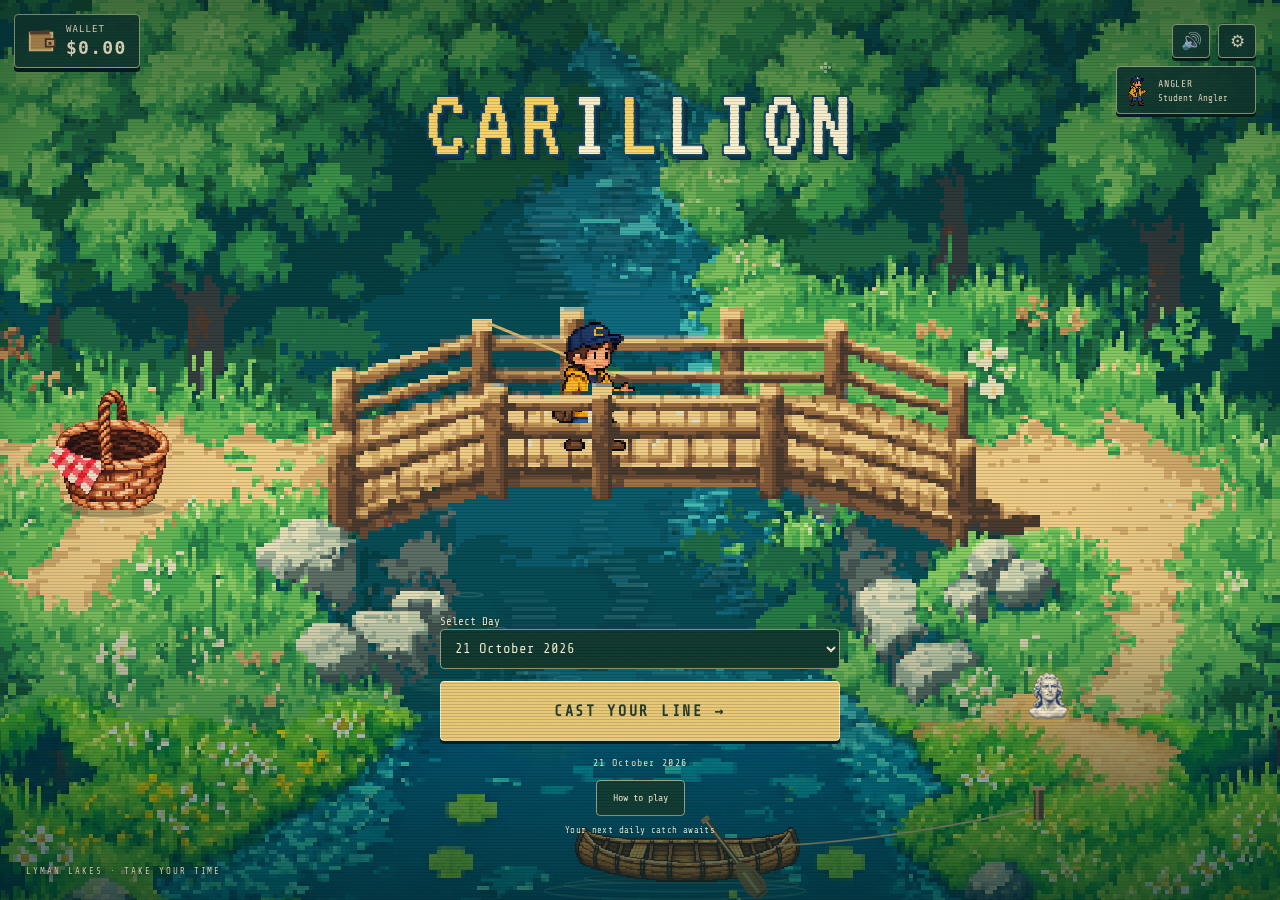
<file: index.html>
<!doctype html>
<html lang="en">
<head>
<meta charset="utf-8"><meta name="viewport" content="width=device-width, initial-scale=1, interactive-widget=resizes-visual"><meta name="theme-color" content="#0B5091">
<title>CARILLION — the daily catch</title>
<link rel="stylesheet" href="game.css"><style>
.wordmark .carleton-letter{color:#F3B61D;text-shadow:5px 5px 0 #0B5091,-4px -3px 0 #0B5091,0 0 22px #F3B61D88}.wordmark .plain-letter{color:#f6f4e9;text-shadow:5px 5px 0 #0B5091,-4px -3px 0 #0B5091,0 0 16px #f6f4e955}
[data-rank=rank-10]{--rank-color:#8fa3c4}[data-rank=rank-15]{--rank-color:#ff9f43}[data-rank=rank-30]{--rank-color:#4de3ff}[data-rank=rank-60]{--rank-color:#ff5252}[data-rank=rank-85]{--rank-color:#9d7bff}[data-rank=rank-100]{--rank-color:#ffd166}[data-rank=rank-miss]{--rank-color:#3d4f6e}
#answerResult[data-rank] b,#answerResult[data-rank] strong{color:var(--rank-color);text-shadow:0 0 10px color-mix(in srgb,var(--rank-color) 40%,transparent)}.soft-fill[data-rank]{border-color:var(--rank-color)}.soft-fill[data-rank] b,.bank-answer[data-rank] em,.catch-points[data-rank]{color:var(--rank-color)}
.bearing [data-rank] b{color:var(--rank-color)}
.sinking-card{position:absolute;z-index:10;left:50%;top:29%;min-width:190px;max-width:min(70vw,380px);padding:15px 26px;background:linear-gradient(145deg,#13233bf8,#081425f8);border:2px solid var(--rank-color,#7feaff);box-shadow:5px 0 #07111f,-5px 0 #07111f,0 5px #07111f,0 -5px #07111f,0 0 18px color-mix(in srgb,var(--rank-color,#7feaff) 25%,transparent);color:var(--rank-color,#dff8ff);font-family:'VT323',monospace;font-size:clamp(25px,4vw,38px);line-height:1;text-align:center;letter-spacing:.06em;opacity:0;pointer-events:none;transform:translate(-50%,-25px);text-shadow:0 0 9px color-mix(in srgb,var(--rank-color,#7feaff) 45%,transparent)}.sinking-card:before{content:'';position:absolute;left:50%;bottom:100%;width:11px;height:11px;border:2px solid #b8e9fa99;border-radius:50%;box-shadow:-22px 20px 0 -2px #b8e9fa77,18px 30px 0 -3px #b8e9fa77,5px 53px 0 -2px #b8e9fa66,-15px 64px 0 -4px #b8e9fa66;animation:bubble-column 1.2s linear infinite}.sinking-card:after{content:'▼';font-size:.65em;margin-left:14px;vertical-align:12%}.sinking-card.sink{animation:answer-sinks var(--sink-duration,1.85s) cubic-bezier(.16,.7,.25,1) both}@keyframes answer-sinks{0%{opacity:0;transform:translate(-50%,-34px) scale(.94)}12%{opacity:1;transform:translate(-50%,-2px) scale(1)}75%{opacity:1;transform:translate(-50%,var(--sink-distance,34vh)) scale(.93)}100%{opacity:0;transform:translate(-50%,calc(var(--sink-distance,34vh) + 13vh)) scale(.86)}}@keyframes bubble-column{to{transform:translateY(-34px);opacity:.2}}
#gameUI{isolation:isolate}.hud-depth,.hud-score{background:linear-gradient(145deg,#102640ee,#07111fed);border-color:#2d5579;box-shadow:4px 0 #07111f,-4px 0 #07111f,0 4px #07111f,0 -4px #07111f,0 0 0 1px #4de3ff22}.hud-progress #steps{padding:4px 6px;background:#07111fa8;border:1px solid #203e5a}.hud-progress i{transition:background .25s,box-shadow .25s}.hud-progress i.done{box-shadow:0 0 9px #f3b61d88}.prompt-card{background:linear-gradient(145deg,#10243df5,#081321f5);border-color:#315473;box-shadow:6px 0 #07111f,-6px 0 #07111f,0 6px #07111f,0 -6px #07111f,0 0 0 1px #4de3ff22,0 14px 38px #02081299}.prompt-card:before{content:'';position:absolute;left:10%;right:10%;top:-2px;height:2px;background:linear-gradient(90deg,transparent,#4de3ff99,transparent)}.prompt-card:after{content:'';position:absolute;inset:0;pointer-events:none;background:repeating-linear-gradient(0deg,#ffffff05 0 1px,transparent 1px 4px)}.answer-dock{transition:opacity .22s ease,transform .22s ease}.answer-dock .answer input{transition:border-color .18s ease,box-shadow .18s ease}.answer-dock .answer input:focus{border-color:#4de3ff;box-shadow:0 5px #06101d,0 0 18px #4de3ff2b}.answer-dock .answer button,.descend-btn{transition:transform .15s ease,filter .15s ease,box-shadow .15s ease}.answer-dock .answer button:hover,.descend-btn:hover{filter:brightness(1.12);box-shadow:0 0 18px #4de3ff55}.answer-dock .answer button:active,.descend-btn:active{transform:translateY(3px)}.answer-result{filter:drop-shadow(0 12px 22px #020813aa)}
.descend-btn:active{transform:translate(-50%,3px)}.schiller-companion{position:absolute;z-index:80;left:72%;top:66%;width:48px;pointer-events:none;will-change:left,top,transform;transition:left 1.05s cubic-bezier(.18,.84,.22,1),top 1.05s cubic-bezier(.18,.84,.22,1),transform .22s ease;filter:drop-shadow(0 0 7px #f3b61d88)}.schiller-companion img{display:block;width:100%;height:auto;image-rendering:auto;animation:schiller-swim 2.4s ease-in-out infinite;transform-origin:center}.schiller-companion.darting{transition-duration:.56s;filter:drop-shadow(0 0 10px #4de3ffaa)}.schiller-companion.darting img{animation:schiller-dart .9s ease-out both}.schiller-companion.looping img{animation:schiller-loop 1.15s ease-in-out both}.schiller-companion.jetting img{animation:schiller-jet .9s ease-out both}@keyframes schiller-swim{0%,100%{transform:translateY(0) rotate(-4deg) scaleX(var(--schiller-facing,1))}25%{transform:translateY(-7px) rotate(2deg) scaleX(var(--schiller-facing,1)) scale(.96,1)}50%{transform:translateY(-2px) rotate(5deg) scaleX(var(--schiller-facing,1))}75%{transform:translateY(-9px) rotate(-2deg) scaleX(var(--schiller-facing,1)) scale(.97,1)}}@keyframes schiller-dart{0%{transform:translateX(0) scaleX(var(--schiller-facing,1)) rotate(0)}28%{transform:translateX(24px) scaleX(var(--schiller-facing,1)) rotate(7deg)}50%{transform:translateX(30px) scaleX(var(--schiller-facing,1)) scaleX(-1) rotate(-5deg)}78%{transform:translateX(-6px) scaleX(var(--schiller-facing,1)) scaleX(-1) rotate(3deg)}100%{transform:translateX(0) scaleX(var(--schiller-facing,1)) rotate(0)}}@keyframes schiller-loop{0%{transform:rotate(0) translateY(0) scale(1)}30%{transform:rotate(-140deg) translateY(-24px) scale(1.12)}60%{transform:rotate(-280deg) translateY(-10px) scale(1.16)}100%{transform:rotate(-360deg) translateY(0) scale(1)}}@keyframes schiller-jet{0%{transform:translateY(0) scale(1) rotate(0)}24%{transform:translateY(6px) scale(1.2,.76)}52%{transform:translateY(-34px) scale(.86,1.22) rotate(-7deg)}76%{transform:translateY(-14px) scale(1.04,.96) rotate(4deg)}100%{transform:translateY(0) scale(1) rotate(0)}}.depth-landing{position:absolute;z-index:36;inset:0;pointer-events:none;--line-y:48vh;--sink-to:30vh}.depth-landing .drop-line{position:absolute;left:50%;top:18vh;width:2px;height:calc(var(--line-y) - 18vh);background:linear-gradient(#bcecff33,var(--rank-color));transform-origin:top;opacity:.85}.depth-landing .landing-line{display:none;position:absolute;left:0;right:0;top:var(--line-y);height:2px;background:repeating-linear-gradient(90deg,var(--rank-color) 0 8px,transparent 8px 13px);box-shadow:0 0 13px color-mix(in srgb,var(--rank-color) 45%,transparent);transform-origin:center}.depth-landing .landing-line span{position:absolute;right:5%;bottom:8px;color:var(--rank-color);font-size:10px;letter-spacing:.2em;text-shadow:0 0 8px var(--rank-color)}.depth-landing .sinking-card{top:18vh;animation:none;opacity:0}.depth-landing.active .drop-line{animation:landing-drop-line 1.55s cubic-bezier(.42,0,.72,1) both}.depth-landing.active .landing-line{animation:landing-line-flash 1.75s ease-out both}.depth-landing.active .sinking-card{animation:landing-chip 1.55s cubic-bezier(.38,.02,.62,1) both}@keyframes landing-drop-line{0%{transform:scaleY(0);opacity:.15}82%,100%{transform:scaleY(1);opacity:.9}}@keyframes landing-chip{0%{opacity:0;transform:translate(-50%,-12px) rotate(-1.5deg) scale(.92)}10%{opacity:1;transform:translate(calc(-50% + 4px),4px) rotate(1deg) scale(1)}28%{transform:translate(calc(-50% - 7px),calc(var(--sink-to)*.22)) rotate(-1.2deg) scale(.995)}49%{transform:translate(calc(-50% + 6px),calc(var(--sink-to)*.48)) rotate(.8deg) scale(.985)}70%{transform:translate(calc(-50% - 3px),calc(var(--sink-to)*.72)) rotate(-.5deg) scale(.975)}88%{transform:translate(calc(-50% + 2px),calc(var(--sink-to) - 5px)) rotate(.25deg) scale(.968)}100%{opacity:1;transform:translate(-50%,var(--sink-to)) rotate(0) scale(.965)}}@keyframes landing-line-flash{0%,68%{opacity:.32;filter:brightness(1)}82%{opacity:1;filter:brightness(3)}100%{opacity:1;filter:brightness(1)}}@media(max-width:650px){.schiller-companion{width:40px}.depth-landing .landing-line span{right:3%;font-size:8px}}
</style><link rel="stylesheet" href="fishing.css?v=angler-picker-restored-1"><link rel="stylesheet" href="pregame-play.css?v=2"><link rel="stylesheet" href="loon-fight.css?v=audit-2"><link rel="stylesheet" href="harbour.css?v=audit-1"><link rel="stylesheet" href="theme.css?v=autumn-2"><link rel="stylesheet" href="presentation.css?v=1"></head>
<body><main class="game" id="game"><canvas class="pixel-scene" id="scene" aria-hidden="true"></canvas><svg class="campus-shore" id="campusShore" viewBox="0 0 1600 400" preserveAspectRatio="none" aria-hidden="true">
<defs><linearGradient id="stone" x2="0" y2="1"><stop stop-color="#c8c0ac"/><stop offset="1" stop-color="#8d8575"/></linearGradient><linearGradient id="brick" x2="0" y2="1"><stop stop-color="#80654c"/><stop offset="1" stop-color="#574235"/></linearGradient><linearGradient id="glass" x2="0" y2="1"><stop stop-color="#a8d2dc"/><stop offset="1" stop-color="#36586a"/></linearGradient></defs>
<!-- 1. Skinner Memorial Chapel, with the Carleton sign in front -->
<g id="skinner" stroke="#6d675d" stroke-width="3">
 <path fill="url(#stone)" d="M28 374V250h54V116h28V80h14V50h18v30h14v36h28v134h76v124z"/>
 <path fill="#a89f8c" d="M78 250h111v124H78zM184 278h76v96h-76z"/>
 <path fill="#817969" d="M82 116h18V91h10v25h54V91h10v25h18v30H82z"/>
 <path fill="#7d7463" d="M109 80h13V55h11v25h13v26h-37z"/>
 <path fill="#263d52" d="M104 158h22v75h-22zM142 158h22v75h-22zM113 286h34v88h-34zM45 286h20v56H45zM209 304h23v50h-23z"/>
 <path fill="#cfc7b6" d="M98 147h74v8H98zM23 368h244v9H23z"/>
 <path fill="none" d="M101 157q14-24 28 0M139 157q14-24 28 0M109 285q21-30 42 0"/>
</g>
<g id="carleton-sign" stroke="#8e887e" stroke-width="3">
 <path fill="#d7d2c6" d="M8 318h286v66H8z"/><path fill="#aaa397" d="M0 378h304v15H0z"/><path fill="#eeeae1" d="M20 330h262v38H20z"/>
 <text x="151" y="356" fill="#777a78" font-family="Georgia,serif" font-size="17" letter-spacing="2" text-anchor="middle">CARLETON COLLEGE</text>
</g>
<!-- 2. Goodsell Observatory: brick arches and paired domes -->
<g id="goodsell" stroke="#4d4036" stroke-width="3">
 <path fill="url(#brick)" d="M332 374V228h52V174h52v54h64v-78h64v78h34v146z"/>
 <path fill="#d8d0ba" d="M373 174q10-70 52 0zM492 150q14-94 64 0z"/>
 <path fill="#a9a18f" d="M381 163h46v11h-46zM500 139h56v11h-56z"/>
 <path fill="#2b4050" d="M354 272h26v67h-26zM402 270h28v69h-28zM469 264h30v75h-30zM525 252h26v87h-26z"/>
 <path fill="none" d="M351 271q16-30 32 0M399 269q17-31 34 0M466 263q18-33 36 0M522 251q16-31 32 0"/>
 <path fill="#c6bda7" d="M323 366h282v12H323zM345 226h226v9H345z"/>
</g>
<!-- 3. Lyman Lakes bridge -->
<g id="bridge" fill="none" stroke-linecap="square">
 <path stroke="#5b4c3e" stroke-width="18" d="M606 365Q780 260 960 365"/>
 <path stroke="#8b765f" stroke-width="6" d="M597 330Q780 214 969 330M598 365Q780 266 968 365"/>
 <path stroke="#6d5b49" stroke-width="5" d="M620 316l22 38m20-64 20 43m24-66 17 44m28-58 10 47m35-47-4 47m45-35-15 44m54-18-23 42m53-7-30 40"/>
 <path stroke="#40362e" stroke-width="12" d="M585 377h397M608 374v25M958 374v25"/>
</g>
<!-- 4. Goodhue Hall: low glass pavilion and rectangular residence wing, no spire -->
<g id="goodhue" stroke="#76766f" stroke-width="3">
 <path fill="#efeee7" d="M988 374V270h230v104z"/><path fill="#b8aa8c" d="M1218 374V210h126v164z"/>
 <path fill="#f7f5ec" d="M978 264h250v15H978z"/><path fill="#9b8e74" d="M1208 201h146v12h-146z"/>
 <g fill="url(#glass)"><path d="M1003 286h26v73h-26zM1043 286h26v73h-26zM1083 286h26v73h-26zM1123 286h26v73h-26zM1163 286h26v73h-26z"/></g>
 <g fill="none" stroke="#f0eee5" stroke-width="7"><path d="M995 280l21-25 21 25M1035 280l21-25 21 25M1075 280l21-25 21 25M1115 280l21-25 21 25M1155 280l21-25 21 25"/></g>
 <g fill="#385064"><path d="M1238 230h22v35h-22zM1281 230h22v35h-22zM1238 282h22v35h-22zM1281 282h22v35h-22zM1238 334h22v31h-22zM1281 334h22v31h-22z"/></g>
 <path fill="#d9d5c9" d="M972 368h382v12H972z"/>
</g>
<!-- 5. Cowling Arboretum -->
<g id="arb" stroke="#3f4435" stroke-width="5">
 <path fill="#405a3b" d="M1350 374v-92l22-28 18 12 17-44 29 19 24-61 34 36 23-29 24 40 29-22 30 45v124z"/>
 <path fill="#587347" d="M1340 300l33-61 30 22 28-72 32 37 30-82 39 73 26-43 36 78 26-17v139h-260z" opacity=".9"/>
 <path d="M1390 248v126M1457 206v168M1525 207v167M1570 250v124"/>
 <path fill="#2f4935" stroke="none" d="M1335 366h265v20h-265z"/>
</g>
</svg><div class="depth-guides" id="depthGuides" aria-hidden="true"><div class="depth-guide" data-meters="100" style="--guide-color:#8fa3c4"><span>NEW STUDENT · 10</span></div><div class="depth-guide" data-meters="150" style="--guide-color:#ff9f43"><span>QUIRKY · 15</span></div><div class="depth-guide" data-meters="300" style="--guide-color:#4de3ff"><span>CUM LAUDE · 30</span></div><div class="depth-guide" data-meters="600" style="--guide-color:#ff5252"><span>MAGNA CUM LAUDE · 60</span></div><div class="depth-guide" data-meters="850" style="--guide-color:#9d7bff"><span>SUMMA CUM LAUDE · 85</span></div><div class="depth-guide" data-meters="1000" style="--guide-color:#ffd166"><span>CARILLIONAIRE · 100</span></div></div><div class="schiller-companion" id="schillerCompanion" aria-hidden="true"><img src="assets/schiller-sprite.png" alt=""></div>
<div class="sky"><span class="sun"></span><span class="cloud"></span><span class="cloud c2"></span></div>
<div class="wordmark" role="img" aria-label="CARILLION"><span class="logo-type"><span class="logo-letter carleton-letter" data-letter="C" style="--letter:0" aria-hidden="true">C</span><span class="logo-letter carleton-letter" data-letter="A" style="--letter:1" aria-hidden="true">A</span><span class="logo-letter carleton-letter" data-letter="R" style="--letter:2" aria-hidden="true">R</span><span class="logo-letter plain-letter" data-letter="I" style="--letter:3" aria-hidden="true">I</span><span class="logo-letter carleton-letter" data-letter="L" style="--letter:4" aria-hidden="true">L</span><span class="logo-letter plain-letter" data-letter="L" style="--letter:5" aria-hidden="true">L</span><span class="logo-letter plain-letter" data-letter="I" style="--letter:6" aria-hidden="true">I</span><span class="logo-letter plain-letter" data-letter="O" style="--letter:7" aria-hidden="true">O</span><span class="logo-letter plain-letter" data-letter="N" style="--letter:8" aria-hidden="true">N</span></span></div>
<div class="horizon"></div><div class="boat"></div><div class="water"><div class="waterline"></div><i class="fish f1"></i><i class="fish f2"></i><i class="fish f3"></i><div class="depth-ruler"></div></div><div class="krill" id="krill">♆</div><div class="depth-label"><b>DEPTH</b><br><span id="depth">0m</span><br><span id="zone">SURFACE</span><br><br><b>SCORE</b><br><span id="score">0</span></div>
<div class="controls-top"><div class="icon-stack"><button class="icon" id="soundBtn" aria-label="Toggle sound">🔊</button><button class="icon" data-modal="settings" aria-label="Open settings">⚙</button></div></div>

<section id="gameUI" class="hidden" aria-live="polite"><div class="hud"><div class="hud-depth"><small>FISH</small><b id="hudDepth">0m</b></div><div class="hud-progress"><div id="steps"></div><small id="stepLabel">PROMPT 1 OF 7</small></div><div class="hud-score"><small>SCORE</small><b id="hudScore">0</b></div></div><div class="prompt-card"><small id="promptIndex">PROMPT 1 OF 7</small><p id="promptText"></p><div class="rarity">Rarity is revealed when your fish breaks the surface.</div></div><div class="depth-landing hidden" id="depthLanding"><i class="drop-line"></i><div class="landing-line"><span id="landingTier"></span></div><div class="sinking-card" id="sinkingCard"></div></div><div class="answer-result hidden" id="answerResult"><div class="bubble-pop"><i></i><i></i><i></i></div><b id="answerTier"></b><p id="acceptedAnswer"></p><strong id="answerPoints"></strong><small id="answerNote"></small></div><div class="soft-fill hidden" id="softFill"></div><div class="input-feedback hidden" id="inputFeedback"></div><div class="descend-note hidden" id="descendNote">DESCENDING…</div><div class="answer-dock" id="answer-dock"><div class="timer-dial"><span id="countdown">25</span></div><form class="answer" id="answerForm"><input id="answerInput" autocomplete="off" placeholder="Type one answer…" maxlength="80" required><button>CAST</button></form></div><button class="descend-btn hidden" id="descendBtn">DESCEND ▼</button></section>
<section class="summary-screen hidden" id="summaryScreen" aria-label="Dive summary"><div class="summary-wrap"><header class="summary-head"><div><div class="summary-brand">CARILLION</div><small class="summary-kicker" id="summaryDive">DAILY DIVE COMPLETE</small><div class="summary-total" id="summaryScore">0</div><div class="summary-depth" id="summaryDepth">0m</div></div><div class="score-position"><small>YOUR SCORE · OUT OF THE CURATED SET MAXIMUM</small><div class="score-track"><i id="scoreTrackFill" style="width:0%"></i></div><small id="scorePositionText">0 / 700 points</small></div></header><section class="summary-section"><h2>THE BEARING</h2><div class="bearing"><span><b>0–150m</b>New Student</span><span><b>151–250m</b>Cum Laude</span><span><b>251–350m</b>Rare</span><span><b>351–449m</b>Summa Cum Laude</span><span><b>450m+</b>Carillionaire</span></div></section><section class="summary-section"><h2>THE CATCH · TAP A ROUND FOR EVERY ANSWER</h2><div class="catch-list" id="catchList"></div></section><div class="summary-actions"><button id="playAgain">FISH AGAIN</button></div></div></section><section class="bottom" id="home"><a class="privacy" href="#" data-toast="Privacy choices">Privacy</a><button class="begin" id="begin">CAST YOUR LINE →</button><div class="bottomrow"><span>DAILY CATCH № 74</span><div class="bottomnav"></div></div></section>
<div class="modal" id="modal"><section class="dialog"><button class="close" id="close" aria-label="Close">×</button><div id="dialogContent"></div></section></div><div class="toast" id="toast"></div>
<div class="fishing-caption">LYMAN LAKES · TAKE YOUR TIME</div><div class="crt-effect" id="crtEffect" aria-hidden="true" hidden></div></main><script src="questions-days.js?v=2026-10-12-esoteric-1"></script>
<script src="game-core.js?v=loon-audio-1"></script>
<script src="theme.js?v=autumn-2"></script><script src="game-ui.js?v=crt-1"></script><script src="fishing-sprites.js?v=bridge-swim-2"></script><script src="fishing.js?v=bridge-swim-2"></script><script src="loon-audio.js?v=2"></script><script src="loon-fight.js?v=audit-4"></script><script src="player-progress.js?v=1"></script><script src="fishing-game.js?v=random-loon-1"></script><script src="pregame-play.js?v=angler-picker-restored-1"></script><script src="harbour.js?v=boarding-range-1"></script></body></html>
</file>
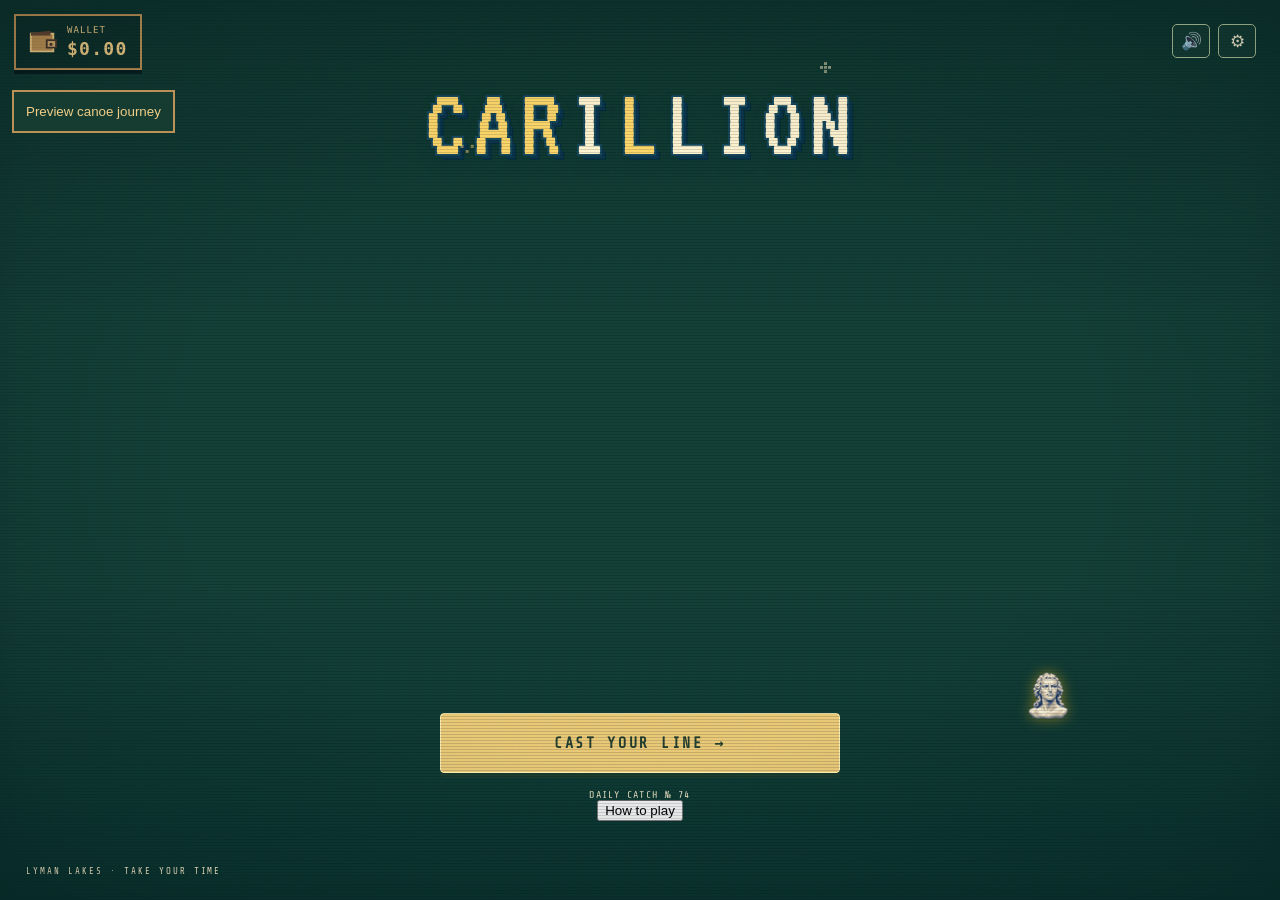
<file: tests/harbour-world-preview.html>
<!doctype html>
<html lang="en">
<head><base href="../">
<meta charset="utf-8"><meta name="viewport" content="width=device-width, initial-scale=1, interactive-widget=resizes-visual"><meta name="theme-color" content="#0B5091">
<title>CARILLION — the daily catch</title>
<link rel="stylesheet" href="game.css"><style>
.wordmark .carleton-letter{color:#F3B61D;text-shadow:5px 5px 0 #0B5091,-4px -3px 0 #0B5091,0 0 22px #F3B61D88}.wordmark .plain-letter{color:#f6f4e9;text-shadow:5px 5px 0 #0B5091,-4px -3px 0 #0B5091,0 0 16px #f6f4e955}
[data-rank=rank-10]{--rank-color:#8fa3c4}[data-rank=rank-15]{--rank-color:#ff9f43}[data-rank=rank-30]{--rank-color:#4de3ff}[data-rank=rank-60]{--rank-color:#ff5252}[data-rank=rank-85]{--rank-color:#9d7bff}[data-rank=rank-100]{--rank-color:#ffd166}[data-rank=rank-miss]{--rank-color:#3d4f6e}
#answerResult[data-rank] b,#answerResult[data-rank] strong{color:var(--rank-color);text-shadow:0 0 10px color-mix(in srgb,var(--rank-color) 40%,transparent)}.soft-fill[data-rank]{border-color:var(--rank-color)}.soft-fill[data-rank] b,.bank-answer[data-rank] em,.catch-points[data-rank]{color:var(--rank-color)}
.bearing [data-rank] b{color:var(--rank-color)}
.sinking-card{position:absolute;z-index:10;left:50%;top:29%;min-width:190px;max-width:min(70vw,380px);padding:15px 26px;background:linear-gradient(145deg,#13233bf8,#081425f8);border:2px solid var(--rank-color,#7feaff);box-shadow:5px 0 #07111f,-5px 0 #07111f,0 5px #07111f,0 -5px #07111f,0 0 18px color-mix(in srgb,var(--rank-color,#7feaff) 25%,transparent);color:var(--rank-color,#dff8ff);font-family:'VT323',monospace;font-size:clamp(25px,4vw,38px);line-height:1;text-align:center;letter-spacing:.06em;opacity:0;pointer-events:none;transform:translate(-50%,-25px);text-shadow:0 0 9px color-mix(in srgb,var(--rank-color,#7feaff) 45%,transparent)}.sinking-card:before{content:'';position:absolute;left:50%;bottom:100%;width:11px;height:11px;border:2px solid #b8e9fa99;border-radius:50%;box-shadow:-22px 20px 0 -2px #b8e9fa77,18px 30px 0 -3px #b8e9fa77,5px 53px 0 -2px #b8e9fa66,-15px 64px 0 -4px #b8e9fa66;animation:bubble-column 1.2s linear infinite}.sinking-card:after{content:'▼';font-size:.65em;margin-left:14px;vertical-align:12%}.sinking-card.sink{animation:answer-sinks var(--sink-duration,1.85s) cubic-bezier(.16,.7,.25,1) both}@keyframes answer-sinks{0%{opacity:0;transform:translate(-50%,-34px) scale(.94)}12%{opacity:1;transform:translate(-50%,-2px) scale(1)}75%{opacity:1;transform:translate(-50%,var(--sink-distance,34vh)) scale(.93)}100%{opacity:0;transform:translate(-50%,calc(var(--sink-distance,34vh) + 13vh)) scale(.86)}}@keyframes bubble-column{to{transform:translateY(-34px);opacity:.2}}
#gameUI{isolation:isolate}.hud-depth,.hud-score{background:linear-gradient(145deg,#102640ee,#07111fed);border-color:#2d5579;box-shadow:4px 0 #07111f,-4px 0 #07111f,0 4px #07111f,0 -4px #07111f,0 0 0 1px #4de3ff22}.hud-progress #steps{padding:4px 6px;background:#07111fa8;border:1px solid #203e5a}.hud-progress i{transition:background .25s,box-shadow .25s}.hud-progress i.done{box-shadow:0 0 9px #f3b61d88}.prompt-card{background:linear-gradient(145deg,#10243df5,#081321f5);border-color:#315473;box-shadow:6px 0 #07111f,-6px 0 #07111f,0 6px #07111f,0 -6px #07111f,0 0 0 1px #4de3ff22,0 14px 38px #02081299}.prompt-card:before{content:'';position:absolute;left:10%;right:10%;top:-2px;height:2px;background:linear-gradient(90deg,transparent,#4de3ff99,transparent)}.prompt-card:after{content:'';position:absolute;inset:0;pointer-events:none;background:repeating-linear-gradient(0deg,#ffffff05 0 1px,transparent 1px 4px)}.answer-dock{transition:opacity .22s ease,transform .22s ease}.answer-dock .answer input{transition:border-color .18s ease,box-shadow .18s ease}.answer-dock .answer input:focus{border-color:#4de3ff;box-shadow:0 5px #06101d,0 0 18px #4de3ff2b}.answer-dock .answer button,.descend-btn{transition:transform .15s ease,filter .15s ease,box-shadow .15s ease}.answer-dock .answer button:hover,.descend-btn:hover{filter:brightness(1.12);box-shadow:0 0 18px #4de3ff55}.answer-dock .answer button:active,.descend-btn:active{transform:translateY(3px)}.answer-result{filter:drop-shadow(0 12px 22px #020813aa)}
.descend-btn:active{transform:translate(-50%,3px)}.schiller-companion{position:absolute;z-index:80;left:72%;top:66%;width:48px;pointer-events:none;will-change:left,top,transform;transition:left 1.05s cubic-bezier(.18,.84,.22,1),top 1.05s cubic-bezier(.18,.84,.22,1),transform .22s ease;filter:drop-shadow(0 0 7px #f3b61d88)}.schiller-companion img{display:block;width:100%;height:auto;image-rendering:auto;animation:schiller-swim 2.4s ease-in-out infinite;transform-origin:center}.schiller-companion.darting{transition-duration:.56s;filter:drop-shadow(0 0 10px #4de3ffaa)}.schiller-companion.darting img{animation:schiller-dart .9s ease-out both}.schiller-companion.looping img{animation:schiller-loop 1.15s ease-in-out both}.schiller-companion.jetting img{animation:schiller-jet .9s ease-out both}@keyframes schiller-swim{0%,100%{transform:translateY(0) rotate(-4deg) scaleX(var(--schiller-facing,1))}25%{transform:translateY(-7px) rotate(2deg) scaleX(var(--schiller-facing,1)) scale(.96,1)}50%{transform:translateY(-2px) rotate(5deg) scaleX(var(--schiller-facing,1))}75%{transform:translateY(-9px) rotate(-2deg) scaleX(var(--schiller-facing,1)) scale(.97,1)}}@keyframes schiller-dart{0%{transform:translateX(0) scaleX(var(--schiller-facing,1)) rotate(0)}28%{transform:translateX(24px) scaleX(var(--schiller-facing,1)) rotate(7deg)}50%{transform:translateX(30px) scaleX(var(--schiller-facing,1)) scaleX(-1) rotate(-5deg)}78%{transform:translateX(-6px) scaleX(var(--schiller-facing,1)) scaleX(-1) rotate(3deg)}100%{transform:translateX(0) scaleX(var(--schiller-facing,1)) rotate(0)}}@keyframes schiller-loop{0%{transform:rotate(0) translateY(0) scale(1)}30%{transform:rotate(-140deg) translateY(-24px) scale(1.12)}60%{transform:rotate(-280deg) translateY(-10px) scale(1.16)}100%{transform:rotate(-360deg) translateY(0) scale(1)}}@keyframes schiller-jet{0%{transform:translateY(0) scale(1) rotate(0)}24%{transform:translateY(6px) scale(1.2,.76)}52%{transform:translateY(-34px) scale(.86,1.22) rotate(-7deg)}76%{transform:translateY(-14px) scale(1.04,.96) rotate(4deg)}100%{transform:translateY(0) scale(1) rotate(0)}}.depth-landing{position:absolute;z-index:36;inset:0;pointer-events:none;--line-y:48vh;--sink-to:30vh}.depth-landing .drop-line{position:absolute;left:50%;top:18vh;width:2px;height:calc(var(--line-y) - 18vh);background:linear-gradient(#bcecff33,var(--rank-color));transform-origin:top;opacity:.85}.depth-landing .landing-line{display:none;position:absolute;left:0;right:0;top:var(--line-y);height:2px;background:repeating-linear-gradient(90deg,var(--rank-color) 0 8px,transparent 8px 13px);box-shadow:0 0 13px color-mix(in srgb,var(--rank-color) 45%,transparent);transform-origin:center}.depth-landing .landing-line span{position:absolute;right:5%;bottom:8px;color:var(--rank-color);font-size:10px;letter-spacing:.2em;text-shadow:0 0 8px var(--rank-color)}.depth-landing .sinking-card{top:18vh;animation:none;opacity:0}.depth-landing.active .drop-line{animation:landing-drop-line 1.55s cubic-bezier(.42,0,.72,1) both}.depth-landing.active .landing-line{animation:landing-line-flash 1.75s ease-out both}.depth-landing.active .sinking-card{animation:landing-chip 1.55s cubic-bezier(.38,.02,.62,1) both}@keyframes landing-drop-line{0%{transform:scaleY(0);opacity:.15}82%,100%{transform:scaleY(1);opacity:.9}}@keyframes landing-chip{0%{opacity:0;transform:translate(-50%,-12px) rotate(-1.5deg) scale(.92)}10%{opacity:1;transform:translate(calc(-50% + 4px),4px) rotate(1deg) scale(1)}28%{transform:translate(calc(-50% - 7px),calc(var(--sink-to)*.22)) rotate(-1.2deg) scale(.995)}49%{transform:translate(calc(-50% + 6px),calc(var(--sink-to)*.48)) rotate(.8deg) scale(.985)}70%{transform:translate(calc(-50% - 3px),calc(var(--sink-to)*.72)) rotate(-.5deg) scale(.975)}88%{transform:translate(calc(-50% + 2px),calc(var(--sink-to) - 5px)) rotate(.25deg) scale(.968)}100%{opacity:1;transform:translate(-50%,var(--sink-to)) rotate(0) scale(.965)}}@keyframes landing-line-flash{0%,68%{opacity:.32;filter:brightness(1)}82%{opacity:1;filter:brightness(3)}100%{opacity:1;filter:brightness(1)}}@media(max-width:650px){.schiller-companion{width:40px}.depth-landing .landing-line span{right:3%;font-size:8px}}
</style><link rel="stylesheet" href="fishing.css?v=catches-crt-1"><link rel="stylesheet" href="pregame-play.css?v=2"><link rel="stylesheet" href="loon-fight.css?v=6"><link rel="stylesheet" href="harbour.css?v=3"></head>
<body><main class="game" id="game"><canvas class="pixel-scene" id="scene" aria-hidden="true"></canvas><svg class="campus-shore" id="campusShore" viewBox="0 0 1600 400" preserveAspectRatio="none" aria-hidden="true">
<defs><linearGradient id="stone" x2="0" y2="1"><stop stop-color="#c8c0ac"/><stop offset="1" stop-color="#8d8575"/></linearGradient><linearGradient id="brick" x2="0" y2="1"><stop stop-color="#80654c"/><stop offset="1" stop-color="#574235"/></linearGradient><linearGradient id="glass" x2="0" y2="1"><stop stop-color="#a8d2dc"/><stop offset="1" stop-color="#36586a"/></linearGradient></defs>
<!-- 1. Skinner Memorial Chapel, with the Carleton sign in front -->
<g id="skinner" stroke="#6d675d" stroke-width="3">
 <path fill="url(#stone)" d="M28 374V250h54V116h28V80h14V50h18v30h14v36h28v134h76v124z"/>
 <path fill="#a89f8c" d="M78 250h111v124H78zM184 278h76v96h-76z"/>
 <path fill="#817969" d="M82 116h18V91h10v25h54V91h10v25h18v30H82z"/>
 <path fill="#7d7463" d="M109 80h13V55h11v25h13v26h-37z"/>
 <path fill="#263d52" d="M104 158h22v75h-22zM142 158h22v75h-22zM113 286h34v88h-34zM45 286h20v56H45zM209 304h23v50h-23z"/>
 <path fill="#cfc7b6" d="M98 147h74v8H98zM23 368h244v9H23z"/>
 <path fill="none" d="M101 157q14-24 28 0M139 157q14-24 28 0M109 285q21-30 42 0"/>
</g>
<g id="carleton-sign" stroke="#8e887e" stroke-width="3">
 <path fill="#d7d2c6" d="M8 318h286v66H8z"/><path fill="#aaa397" d="M0 378h304v15H0z"/><path fill="#eeeae1" d="M20 330h262v38H20z"/>
 <text x="151" y="356" fill="#777a78" font-family="Georgia,serif" font-size="17" letter-spacing="2" text-anchor="middle">CARLETON COLLEGE</text>
</g>
<!-- 2. Goodsell Observatory: brick arches and paired domes -->
<g id="goodsell" stroke="#4d4036" stroke-width="3">
 <path fill="url(#brick)" d="M332 374V228h52V174h52v54h64v-78h64v78h34v146z"/>
 <path fill="#d8d0ba" d="M373 174q10-70 52 0zM492 150q14-94 64 0z"/>
 <path fill="#a9a18f" d="M381 163h46v11h-46zM500 139h56v11h-56z"/>
 <path fill="#2b4050" d="M354 272h26v67h-26zM402 270h28v69h-28zM469 264h30v75h-30zM525 252h26v87h-26z"/>
 <path fill="none" d="M351 271q16-30 32 0M399 269q17-31 34 0M466 263q18-33 36 0M522 251q16-31 32 0"/>
 <path fill="#c6bda7" d="M323 366h282v12H323zM345 226h226v9H345z"/>
</g>
<!-- 3. Lyman Lakes bridge -->
<g id="bridge" fill="none" stroke-linecap="square">
 <path stroke="#5b4c3e" stroke-width="18" d="M606 365Q780 260 960 365"/>
 <path stroke="#8b765f" stroke-width="6" d="M597 330Q780 214 969 330M598 365Q780 266 968 365"/>
 <path stroke="#6d5b49" stroke-width="5" d="M620 316l22 38m20-64 20 43m24-66 17 44m28-58 10 47m35-47-4 47m45-35-15 44m54-18-23 42m53-7-30 40"/>
 <path stroke="#40362e" stroke-width="12" d="M585 377h397M608 374v25M958 374v25"/>
</g>
<!-- 4. Goodhue Hall: low glass pavilion and rectangular residence wing, no spire -->
<g id="goodhue" stroke="#76766f" stroke-width="3">
 <path fill="#efeee7" d="M988 374V270h230v104z"/><path fill="#b8aa8c" d="M1218 374V210h126v164z"/>
 <path fill="#f7f5ec" d="M978 264h250v15H978z"/><path fill="#9b8e74" d="M1208 201h146v12h-146z"/>
 <g fill="url(#glass)"><path d="M1003 286h26v73h-26zM1043 286h26v73h-26zM1083 286h26v73h-26zM1123 286h26v73h-26zM1163 286h26v73h-26z"/></g>
 <g fill="none" stroke="#f0eee5" stroke-width="7"><path d="M995 280l21-25 21 25M1035 280l21-25 21 25M1075 280l21-25 21 25M1115 280l21-25 21 25M1155 280l21-25 21 25"/></g>
 <g fill="#385064"><path d="M1238 230h22v35h-22zM1281 230h22v35h-22zM1238 282h22v35h-22zM1281 282h22v35h-22zM1238 334h22v31h-22zM1281 334h22v31h-22z"/></g>
 <path fill="#d9d5c9" d="M972 368h382v12H972z"/>
</g>
<!-- 5. Cowling Arboretum -->
<g id="arb" stroke="#3f4435" stroke-width="5">
 <path fill="#405a3b" d="M1350 374v-92l22-28 18 12 17-44 29 19 24-61 34 36 23-29 24 40 29-22 30 45v124z"/>
 <path fill="#587347" d="M1340 300l33-61 30 22 28-72 32 37 30-82 39 73 26-43 36 78 26-17v139h-260z" opacity=".9"/>
 <path d="M1390 248v126M1457 206v168M1525 207v167M1570 250v124"/>
 <path fill="#2f4935" stroke="none" d="M1335 366h265v20h-265z"/>
</g>
</svg><div class="depth-guides" id="depthGuides" aria-hidden="true"><div class="depth-guide" data-meters="100" style="--guide-color:#8fa3c4"><span>NEW STUDENT · 10</span></div><div class="depth-guide" data-meters="150" style="--guide-color:#ff9f43"><span>QUIRKY · 15</span></div><div class="depth-guide" data-meters="300" style="--guide-color:#4de3ff"><span>CUM LAUDE · 30</span></div><div class="depth-guide" data-meters="600" style="--guide-color:#ff5252"><span>MAGNA CUM LAUDE · 60</span></div><div class="depth-guide" data-meters="850" style="--guide-color:#9d7bff"><span>SUMMA CUM LAUDE · 85</span></div><div class="depth-guide" data-meters="1000" style="--guide-color:#ffd166"><span>CARILLIONAIRE · 100</span></div></div><div class="schiller-companion" id="schillerCompanion" aria-hidden="true"><img src="assets/schiller-sprite.png" alt=""></div>
<div class="sky"><span class="sun"></span><span class="cloud"></span><span class="cloud c2"></span></div>
<div class="wordmark" role="img" aria-label="CARILLION"><span class="logo-type"><span class="logo-letter carleton-letter" data-letter="C" style="--letter:0" aria-hidden="true">C</span><span class="logo-letter carleton-letter" data-letter="A" style="--letter:1" aria-hidden="true">A</span><span class="logo-letter carleton-letter" data-letter="R" style="--letter:2" aria-hidden="true">R</span><span class="logo-letter plain-letter" data-letter="I" style="--letter:3" aria-hidden="true">I</span><span class="logo-letter carleton-letter" data-letter="L" style="--letter:4" aria-hidden="true">L</span><span class="logo-letter plain-letter" data-letter="L" style="--letter:5" aria-hidden="true">L</span><span class="logo-letter plain-letter" data-letter="I" style="--letter:6" aria-hidden="true">I</span><span class="logo-letter plain-letter" data-letter="O" style="--letter:7" aria-hidden="true">O</span><span class="logo-letter plain-letter" data-letter="N" style="--letter:8" aria-hidden="true">N</span></span></div>
<div class="horizon"></div><div class="boat"></div><div class="water"><div class="waterline"></div><i class="fish f1"></i><i class="fish f2"></i><i class="fish f3"></i><div class="depth-ruler"></div></div><div class="krill" id="krill">♆</div><div class="depth-label"><b>DEPTH</b><br><span id="depth">0m</span><br><span id="zone">SURFACE</span><br><br><b>SCORE</b><br><span id="score">0</span></div>
<div class="controls-top"><div class="icon-stack"><button class="icon" id="soundBtn" aria-label="Toggle sound">🔊</button><button class="icon" data-modal="settings" aria-label="Open settings">⚙</button></div></div>

<section id="gameUI" class="hidden" aria-live="polite"><div class="hud"><div class="hud-depth"><small>FISH</small><b id="hudDepth">0m</b></div><div class="hud-progress"><div id="steps"></div><small id="stepLabel">PROMPT 1 OF 7</small></div><div class="hud-score"><small>SCORE</small><b id="hudScore">0</b></div></div><div class="prompt-card"><small id="promptIndex">PROMPT 1 OF 7</small><p id="promptText"></p><div class="rarity">Rarity is revealed when your fish breaks the surface.</div></div><div class="depth-landing hidden" id="depthLanding"><i class="drop-line"></i><div class="landing-line"><span id="landingTier"></span></div><div class="sinking-card" id="sinkingCard"></div></div><div class="answer-result hidden" id="answerResult"><div class="bubble-pop"><i></i><i></i><i></i></div><b id="answerTier"></b><p id="acceptedAnswer"></p><strong id="answerPoints"></strong><small id="answerNote"></small></div><div class="soft-fill hidden" id="softFill"></div><div class="input-feedback hidden" id="inputFeedback"></div><div class="descend-note hidden" id="descendNote">DESCENDING…</div><div class="answer-dock" id="answer-dock"><div class="timer-dial"><span id="countdown">25</span></div><form class="answer" id="answerForm"><input id="answerInput" autocomplete="off" placeholder="Type one answer…" maxlength="80" required><button>CAST</button></form></div><button class="descend-btn hidden" id="descendBtn">DESCEND ▼</button></section>
<section class="summary-screen hidden" id="summaryScreen" aria-label="Dive summary"><div class="summary-wrap"><header class="summary-head"><div><div class="summary-brand">CARILLION</div><small class="summary-kicker" id="summaryDive">DAILY DIVE COMPLETE</small><div class="summary-total" id="summaryScore">0</div><div class="summary-depth" id="summaryDepth">0m</div></div><div class="score-position"><small>YOUR SCORE · OUT OF THE CURATED SET MAXIMUM</small><div class="score-track"><i id="scoreTrackFill" style="width:0%"></i></div><small id="scorePositionText">0 / 700 points</small></div></header><section class="summary-section"><h2>THE BEARING</h2><div class="bearing"><span><b>0–150m</b>New Student</span><span><b>151–250m</b>Cum Laude</span><span><b>251–350m</b>Rare</span><span><b>351–449m</b>Summa Cum Laude</span><span><b>450m+</b>Carillionaire</span></div></section><section class="summary-section"><h2>THE CATCH · TAP A ROUND FOR EVERY ANSWER</h2><div class="catch-list" id="catchList"></div></section><div class="summary-actions"><button id="playAgain">FISH AGAIN</button></div></div></section><section class="bottom" id="home"><a class="privacy" href="#" data-toast="Privacy choices">Privacy</a><button class="begin" id="begin">CAST YOUR LINE →</button><div class="bottomrow"><span>DAILY CATCH № 74</span><div class="bottomnav"></div></div></section>
<div class="modal" id="modal"><section class="dialog"><button class="close" id="close" aria-label="Close">×</button><div id="dialogContent"></div></section></div><div class="toast" id="toast"></div>
<div class="fishing-caption">LYMAN LAKES · TAKE YOUR TIME</div><div class="crt-effect" id="crtEffect" aria-hidden="true" hidden></div></main><script src="questions-days.js?v=2026-10-03-default"></script>
<script src="game-core.js?v=loon-audio-1"></script>
<script src="game-ui.js?v=crt-1"></script><script src="fishing-sprites.js?v=swimming-1"></script><script src="fishing.js?v=world-feel-1"></script><script src="loon-audio.js?v=2"></script><script src="loon-fight.js?v=16"></script><script src="fishing-game.js?v=loon-fight-4"></script><script src="pregame-play.js?v=swimming-1"></script><script src="harbour.js?v=world-feel-3"></script><script src="tests/harbour-world-preview.js"></script></body></html>
</file>
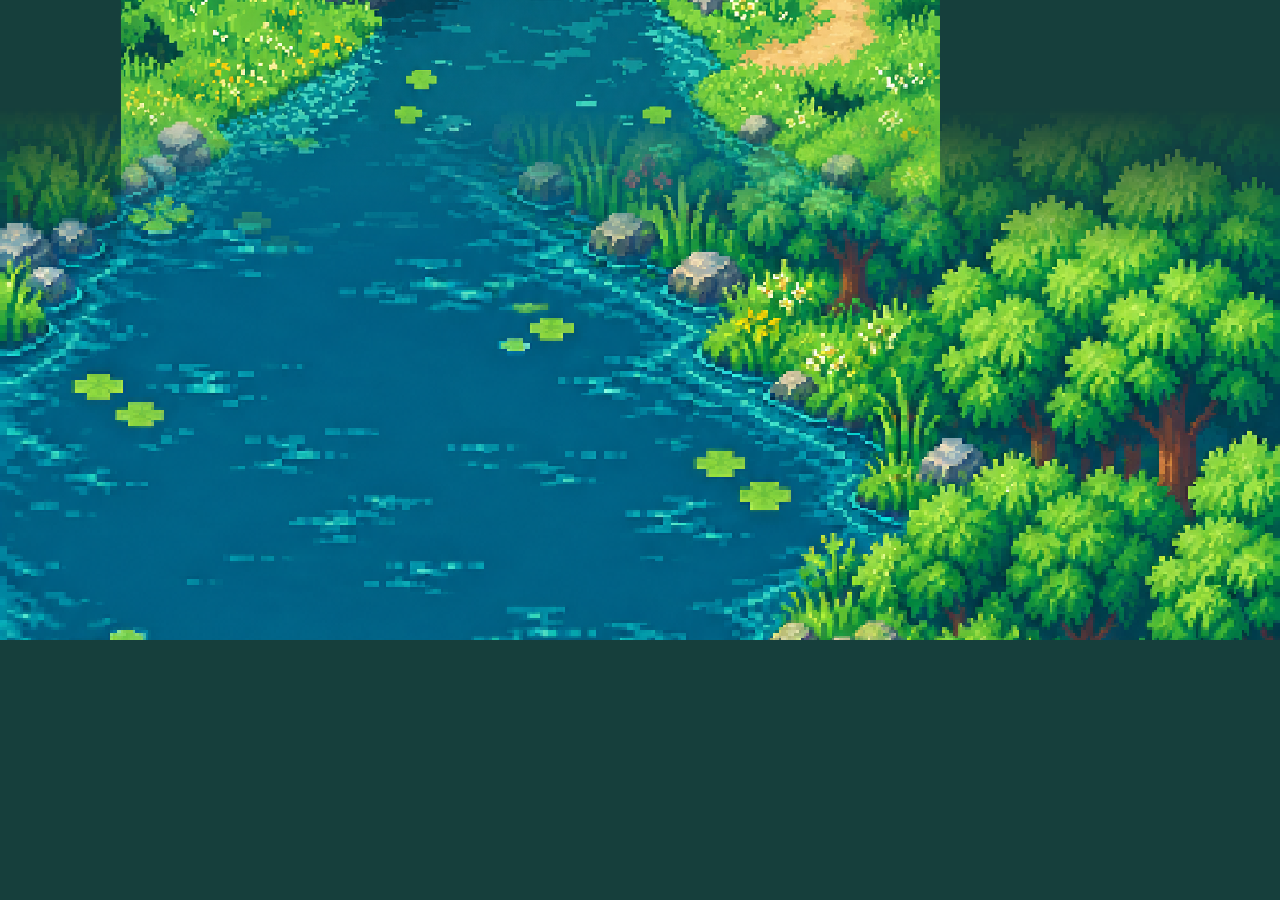
<file: tests/shoreline-art-preview.html>
<!doctype html><html><head><style>html,body{margin:0;background:#163f3c}canvas{display:block;width:100vw;height:50vw;image-rendering:pixelated}</style></head><body><canvas id="join" width="1200" height="600"></canvas><script>
const load=src=>new Promise(resolve=>{const i=new Image();i.onload=()=>resolve(i);i.src=src});
Promise.all([load('/assets/fishing-world-extended.png'),load('/assets/harbour-continuous-river.png')]).then(([lake,river])=>{
const c=document.querySelector('canvas'),p=c.getContext('2d');p.imageSmoothingEnabled=false;p.scale(1200/3200,600/1600);p.translate(300,-850);p.fillStyle='#163f3c';p.fillRect(-300,850,3200,1600);p.drawImage(lake,0,-1107,2048,534*6.4);
const layer=document.createElement('canvas');layer.width=500;layer.height=750;const q=layer.getContext('2d');q.imageSmoothingEnabled=false;q.drawImage(river,0,0,500,750);q.globalCompositeOperation='destination-in';const g=q.createLinearGradient(0,0,0,750);g.addColorStop(0,'transparent');g.addColorStop(.08,'white');g.addColorStop(1,'white');q.fillStyle=g;q.fillRect(0,0,500,750);p.drawImage(layer,-300,1120,3200,4800);
});</script></body></html>
</file>
<file: game.css>
@import url('https://fonts.googleapis.com/css2?family=Share+Tech+Mono&family=VT323&display=swap');
:root{--night:#07111f;--deep:#0b1b32;--ocean:#0B5091;--ice:#F3B61D;--pink:#0B5091;--white:#f6f4e9;--muted:#a6b6ca;--carleton-blue:#0B5091;--carleton-maize:#F3B61D}*{box-sizing:border-box}html,body{height:100%;margin:0}body{overflow:hidden;background:var(--night);color:var(--white);font-family:'Share Tech Mono',monospace;letter-spacing:.08em}.game{height:100dvh;min-height:620px;position:relative;overflow:hidden;background:linear-gradient(#9edcf0 0%,#d0f4f8 54%,#f3fbf8 57%,#234c78 58%,#102d51 75%,#091629 100%)}.sky{position:absolute;inset:0 0 43%;overflow:hidden;background:linear-gradient(180deg,#77c2dc 0%,#bdeaf2 86%,#eff9f7 100%)}.sky:after{content:"";position:absolute;inset:0;background:repeating-linear-gradient(0deg,#163b5a12 0 1px,transparent 1px 4px);pointer-events:none}.sun{position:absolute;width:76px;height:76px;border-radius:50%;top:24%;right:15%;background:#ffe6a2;box-shadow:0 0 25px #ffe6a288,0 0 0 12px #ffe6a222}.cloud{position:absolute;width:150px;height:34px;background:#f7ffff;top:36%;left:12%;opacity:.92;image-rendering:pixelated;filter:drop-shadow(18px -17px 0 #fff) drop-shadow(45px 3px 0 #f9ffff)}.cloud.c2{left:auto;right:5%;top:56%;transform:scale(.65)}.wordmark{position:absolute;z-index:2;top:20%;width:100%;text-align:center;font-family:'VT323',monospace;font-size:clamp(68px,12vw,124px);line-height:.85;letter-spacing:.13em;color:#F3B61D;text-shadow:5px 5px 0 #0B5091,-4px -3px 0 #0B5091,0 0 22px #F3B61D88}.tagline{position:absolute;top:34%;width:100%;text-align:center;color:#2199b5;font-size:clamp(11px,1.6vw,16px);letter-spacing:.55em;font-weight:bold}.subline{position:absolute;top:41%;width:100%;text-align:center;color:#426783;font-size:12px;letter-spacing:.15em}.horizon{position:absolute;top:56.2%;left:-3%;width:106%;height:26px;background:#234c78;clip-path:polygon(0 42%,10% 48%,22% 35%,36% 47%,49% 43%,63% 51%,78% 34%,90% 43%,100% 38%,100% 100%,0 100%);z-index:2}.water{position:absolute;top:58%;bottom:0;width:100%;background:linear-gradient(180deg,#234c78 0,#173c66 27%,#102b4c 64%,#081425 100%);overflow:hidden}.water:before{content:"";position:absolute;inset:0;background-image:radial-gradient(#d7f5ff88 1px,transparent 1.6px),radial-gradient(#93b7d755 1px,transparent 1.6px);background-size:113px 91px,173px 137px;background-position:20px 18px,71px 52px;opacity:.48;animation:drift 15s linear infinite}@keyframes drift{to{background-position:120px 118px,0 0}}.waterline{position:absolute;inset:0;background:repeating-linear-gradient(0deg,transparent 0 7px,#b7e9ff0c 8px 9px)}.depth-ruler{position:absolute;right:14px;top:10px;bottom:18%;width:16px;border-right:2px solid #a9c9e850;z-index:3}.depth-ruler:before{content:"";position:absolute;right:0;top:0;bottom:0;width:8px;background:repeating-linear-gradient(0deg,#bdd9ef80 0 1px,transparent 1px 22px)}.fish{position:absolute;height:7px;width:17px;background:#071322;border-radius:50%;opacity:.85;animation:swim 11s linear infinite}.fish:after{content:"";position:absolute;left:-5px;top:1px;border-top:3px solid transparent;border-bottom:3px solid transparent;border-right:5px solid #071322}.f1{top:40%;left:-4%;animation-delay:-3s}.f2{top:56%;left:-5%;animation-delay:-8s;transform:scale(.7)}.f3{top:72%;left:-4%;animation-delay:-5s;transform:scale(1.15)}@keyframes swim{to{left:105%}}.boat{position:absolute;z-index:4;top:51%;left:25%;width:83px;height:19px;background:#152238;clip-path:polygon(0 55%,100% 55%,84% 100%,12% 100%)}.boat:before{content:"";position:absolute;width:4px;height:45px;background:#152238;left:45px;top:-31px;box-shadow:-13px 22px 0 -1px #152238,13px 22px 0 -1px #152238}.boat:after{content:"";position:absolute;left:47px;top:-30px;width:24px;height:17px;background:#F3B61D;clip-path:polygon(0 0,100% 50%,0 100%)}.krill{position:absolute;z-index:4;top:67%;left:70%;font-size:30px;color:#F3B61D;text-shadow:0 0 9px #F3B61D;animation:bob 2s ease-in-out infinite}@keyframes bob{50%{transform:translateY(-9px) rotate(10deg)}}.depth-label{position:absolute;right:3%;top:63%;z-index:4;font-size:10px;color:#c1d8ec;line-height:1.9;text-align:right}.controls-top{position:absolute;top:6%;left:2.5%;right:2.5%;z-index:12;display:flex;justify-content:space-between}.icon-stack{display:grid;gap:5px}.icon{width:38px;height:34px;background:#101d30cc;border:1px solid #7f9bb5;color:#b8d7e9;font-size:17px;cursor:pointer;box-shadow:2px 2px 0 #0b1928}.icon:hover{color:white;border-color:var(--ice)}.bottom{position:absolute;z-index:8;bottom:10%;left:50%;transform:translateX(-50%);width:min(580px,78vw)}.privacy{display:block;color:#bdd9e8;font-size:10px;margin:0 0 8px 5px;text-decoration:underline}.begin{height:72px;width:100%;border:3px solid var(--ice);background:#101d31ed;box-shadow:inset 0 0 0 3px #253d59;color:#e4f8ff;font:inherit;font-size:clamp(15px,2vw,21px);letter-spacing:.28em;font-weight:bold;cursor:pointer;transition:.2s}.begin:hover{background:#183350;box-shadow:0 0 20px #51dff266,inset 0 0 0 3px #253d59;transform:translateY(-2px)}.bottomrow{display:flex;justify-content:space-between;align-items:center;margin-top:8px;color:#829cb6;font-size:10px}.bottomnav{display:flex;gap:8px}.bottomnav button{padding:9px 13px;border:1px solid #304662;background:#101d31;color:#abc2d5;font:inherit;font-size:9px;letter-spacing:.15em;cursor:pointer}.bottomnav button:hover{border-color:var(--ice);color:white}.modal{position:absolute;z-index:20;inset:0;background:#050b16d9;display:none;place-items:center;padding:18px}.modal.open{display:grid}.dialog{position:relative;width:min(500px,100%);border:2px solid #78def0;background:#0b1b30;box-shadow:0 0 30px #40cce833;padding:28px;color:#d9f6ff}.dialog h2{margin:0 35px 14px 0;font-family:'VT323',monospace;font-size:36px;color:#89eaff;letter-spacing:.13em}.dialog p{font-size:13px;line-height:1.75;color:#b1c7d8;letter-spacing:.04em}.close{position:absolute;right:14px;top:12px;background:none;border:0;color:#b5d4e6;font-size:24px;cursor:pointer}.question{font-size:21px!important;color:#effcff!important;margin:10px 0 20px!important}.answer{display:flex;gap:8px}.answer input{width:100%;background:#081322;border:1px solid #46647d;color:white;padding:13px;font:inherit;letter-spacing:.05em;outline:none}.answer input:focus{border-color:var(--ice)}.answer button,.action{background:var(--ice);color:#071522;border:0;padding:0 18px;font:inherit;font-size:12px;font-weight:bold;letter-spacing:.1em;cursor:pointer;min-height:44px}.progress{font-size:10px;color:#819db6;margin-top:17px}.feedback{min-height:20px;color:#ff85a4;font-size:12px;margin-top:10px}.menu{display:none;position:absolute;z-index:11;top:calc(6% + 40px);left:2.5%;width:min(280px,90vw);background:#091629f2;border:1px solid #6d8fa9;padding:18px}.menu.open{display:block}.menu h2{font-family:'VT323';font-size:28px;color:var(--ice);margin:0 0 12px}.menu a,.menu button{display:block;padding:11px 4px;border:0;border-top:1px solid #253b52;background:transparent;color:#d3e8f2;text-decoration:none;font:inherit;font-size:11px;letter-spacing:.12em;text-align:left;width:100%;cursor:pointer}.menu a:hover,.menu button:hover{color:var(--ice)}.toast{position:absolute;z-index:30;left:50%;top:13%;transform:translate(-50%,-10px);opacity:0;transition:.25s;background:#0a192d;border:1px solid var(--ice);padding:12px 20px;font-size:11px;color:#dbfaff;pointer-events:none}.toast.show{opacity:1;transform:translate(-50%,0)}.hidden{display:none!important}
@media(max-width:600px){.game{min-height:590px}.sky{bottom:45%}.wordmark{top:23%;font-size:65px;letter-spacing:.09em}.tagline{top:35%;letter-spacing:.36em;font-size:11px}.subline{top:42%;font-size:9px}.sun{width:52px;height:52px;right:10%}.cloud{transform:scale(.7);left:4%}.cloud.c2{right:-6%}.boat{left:20%;transform:scale(.75);transform-origin:left}.bottom{width:88vw;bottom:7%}.begin{height:64px;letter-spacing:.16em}.bottomrow{align-items:flex-start}.bottomnav{gap:4px}.bottomnav button{padding:9px 7px;font-size:8px}.depth-label{right:5%;font-size:8px}.depth-ruler{right:8px}.controls-top{top:3%}.icon{width:34px;height:31px}.dialog{padding:22px}.question{font-size:18px!important}}
.pixel-scene{position:absolute;inset:0;width:100%;height:100%;z-index:0;image-rendering:pixelated;pointer-events:none}.sky,.horizon,.water,.boat,.krill{visibility:hidden}.wordmark{top:10.5%;font-size:clamp(68px,10vw,112px);z-index:3}.tagline{top:27%;z-index:3}.subline{top:34%;z-index:3}.bottom{z-index:8}.depth-label{z-index:4}
@media(max-aspect-ratio:5/4){.wordmark{top:23%;font-size:clamp(65px,12vw,100px)}.tagline{top:35%}.subline{top:42%}}
.wordmark{top:23%;font-size:clamp(65px,12vw,100px)}.tagline{top:35%}.subline{top:42%}@media(min-aspect-ratio:5/4){.wordmark{top:10.5%;font-size:clamp(68px,10vw,112px)}.tagline{top:27%}.subline{top:34%}}
#gameUI{position:absolute;z-index:7;inset:0;pointer-events:none}.hud{position:absolute;top:1.2%;left:50%;transform:translateX(-50%);width:min(700px,58vw);display:flex;align-items:flex-start;justify-content:space-between}.hud-depth,.hud-score{width:120px;height:63px;padding:12px 15px;background:#081323ed;box-shadow:4px 0 #081323,-4px 0 #081323,0 4px #081323,0 -4px #081323;border:2px solid #172941;display:flex;flex-direction:column;gap:4px}.hud-score{text-align:right}.hud small{color:#89a0b7;font-size:8px;letter-spacing:.34em}.hud b{font-family:'VT323',monospace;font-size:24px;color:#7feaff;line-height:1}.hud-score b{color:#F3B61D}.hud-progress{padding-top:12px;text-align:center}.hud-progress #steps{display:flex;gap:3px}.hud-progress i{width:15px;height:12px;background:#101a29;border:2px solid #0a1220;box-shadow:0 0 0 1px #42526a}.hud-progress i.done{background:#F3B61D}.hud-progress small{display:block;margin-top:7px;font-size:7px;letter-spacing:.24em}.prompt-card{position:absolute;left:50%;top:25%;transform:translateX(-50%);width:min(480px,78vw);min-height:178px;padding:26px 24px 20px;background:linear-gradient(145deg,#0c1728f2,#111a2cf2);border:2px solid #1e3048;box-shadow:5px 0 #0a1424,-5px 0 #0a1424,0 5px #0a1424,0 -5px #0a1424,0 0 0 1px #263a50;animation:card-arrive .42s cubic-bezier(.2,.85,.25,1) both;pointer-events:auto}.prompt-card small{color:#F3B61D;font-size:9px;letter-spacing:.38em}.prompt-card p{margin:15px 0 10px;font-family:'VT323',monospace;font-size:clamp(25px,3vw,34px);letter-spacing:.045em;line-height:1.05;color:#e4f5ff}.rarity{color:#90a8c0;font-size:9px;letter-spacing:.18em}.answer-dock{position:absolute;bottom:13.8%;left:50%;transform:translateX(-50%);width:min(610px,77vw);display:flex;align-items:center;gap:12px;pointer-events:auto}.answer-dock .answer{flex:1}.timer-dial{width:60px;height:60px;border:2px solid #283b52;border-radius:50%;display:grid;place-items:center;background:#0a1425;color:#8aeaff;font-family:'VT323';font-size:24px;box-shadow:inset 0 0 0 4px #111e31,0 0 0 2px #060e1a;position:relative}.timer-dial:before{content:"";position:absolute;inset:-4px;border:2px solid #53d9f0;border-left-color:#53d9f033;border-bottom-color:#53d9f033;border-radius:50%;animation:timer-spin 25s linear infinite}.answer-dock .answer input{height:60px;border:2px solid #7591aa;background:#0b1629;color:#ecfaff;padding:0 14px;font-family:'VT323',monospace;font-size:21px;box-shadow:0 5px #06101d}.answer-dock .answer input::placeholder{color:#8093a8}.answer-dock .answer button{height:56px;min-height:56px;width:78px;background:#F3B61D;color:#091321;letter-spacing:.22em;border:2px solid #151e30;box-shadow:0 4px #060c18}.playing .wordmark,.playing .tagline,.playing .subline,#home{transition:opacity .2s}.playing .wordmark,.playing .tagline,.playing .subline,.playing #home{opacity:0;visibility:hidden;transition:opacity .25s,visibility .25s}.playing #home{display:flex;pointer-events:none}.playing .icon-stack button[data-modal]{display:none}.playing .answer-dock .answer button:hover{background:#FFD45E}@keyframes card-arrive{from{opacity:0;transform:translate(-50%,18px) scale(.97)}to{opacity:1;transform:translate(-50%,0) scale(1)}}@keyframes timer-spin{to{transform:rotate(360deg)}}
@media(max-width:650px){.hud{width:90vw;top:2%}.hud-depth,.hud-score{width:78px;height:48px;padding:8px}.hud small{font-size:7px}.hud b{font-size:20px}.hud-progress{padding-top:9px}.hud-progress i{width:11px;height:9px}.hud-progress small{font-size:6px}.prompt-card{top:30%;width:82vw;min-height:150px;padding:21px 18px}.prompt-card p{font-size:28px}.answer-dock{width:88vw;bottom:12%;gap:7px}.timer-dial{width:48px;height:48px;font-size:21px}.answer-dock .answer{gap:6px}.answer-dock .answer input{height:54px;font-size:19px;padding:0 9px;min-width:0}.answer-dock .answer button{width:59px;height:51px;min-height:51px;font-size:10px}.playing .controls-top{top:10%}}
.answer-result{position:absolute;left:50%;top:40%;transform:translate(-50%,-50%);width:min(520px,84vw);text-align:center;color:#d8ecf8;pointer-events:none;animation:result-in .45s ease-out both}.answer-result b{display:block;color:#bacbdf;font-size:clamp(19px,3vw,28px);letter-spacing:.25em}.answer-result p{margin:18px 0 9px;font-family:'VT323',monospace;font-size:19px;color:#eaf6ff}.answer-result strong{display:block;font-family:'VT323',monospace;font-size:19px;letter-spacing:.08em}.answer-result small{display:block;margin-top:16px;color:#9cb3c9;font-size:10px;letter-spacing:.2em}.bubble-pop{height:54px;position:relative;margin-bottom:8px}.bubble-pop i{position:absolute;left:calc(50% - 10px);bottom:3px;width:23px;height:23px;border:2px solid #ccf8ff;border-radius:50%;box-shadow:inset -4px -3px 0 #74cbe755,0 0 8px #c5f7ff88;animation:bubble-rise 1.2s ease-out infinite}.bubble-pop i:nth-child(2){width:12px;height:12px;left:calc(50% + 13px);animation-delay:.16s}.bubble-pop i:nth-child(3){width:9px;height:9px;left:calc(50% + 23px);animation-delay:.33s}.soft-fill,.input-feedback{position:absolute;left:50%;transform:translateX(-50%);width:min(570px,78vw);padding:13px 18px;background:#081321f2;box-shadow:4px 0 #07101e,-4px 0 #07101e;text-align:center;pointer-events:none;animation:result-in .25s ease-out both}.soft-fill{bottom:27%;border:2px solid #49d7ec;color:#d7f5ff;font-size:11px;line-height:1.7;letter-spacing:.13em}.soft-fill b{color:#55e7f4;font-family:'VT323',monospace;font-size:20px;font-weight:normal}.soft-fill small{display:block;color:#9fb7ca;font-size:9px;letter-spacing:.16em}.input-feedback{bottom:25%;padding:5px 12px;background:transparent;box-shadow:none;color:#ffb565;font-size:11px;letter-spacing:.12em}.descend-note{position:absolute;top:44%;left:50%;transform:translate(-50%,-50%);color:#bce6f4;font-family:'VT323',monospace;font-size:22px;letter-spacing:.35em;animation:descend-pulse .55s ease-in-out infinite alternate}.descend-btn{position:absolute;left:50%;bottom:15.5%;transform:translateX(-50%);height:64px;min-width:190px;border:3px solid var(--ice);box-shadow:inset 0 0 0 3px #253d59;background:#101d31;color:#e4f8ff;font:inherit;font-size:15px;letter-spacing:.25em;cursor:pointer;pointer-events:auto}.descend-btn:hover{background:#183350;box-shadow:0 0 22px #51dff266,inset 0 0 0 3px #253d59}.playing .water-glow{opacity:.75}@keyframes bubble-rise{0%{transform:translateY(16px) scale(.65);opacity:0}25%{opacity:1}100%{transform:translateY(-24px) scale(1.05);opacity:0}}@keyframes result-in{from{opacity:0;transform:translate(-50%,-42%)}to{opacity:1;transform:translate(-50%,-50%)}}@keyframes descend-pulse{to{opacity:.45;transform:translate(-50%,-56%)}}@media(max-width:650px){.answer-result{top:40%;width:90vw}.answer-result b{font-size:19px}.answer-result small{font-size:8px}.soft-fill,.input-feedback{width:88vw}.soft-fill{bottom:25%;padding:10px;font-size:9px}.soft-fill b{font-size:17px}.input-feedback{bottom:23%;font-size:9px}.descend-btn{bottom:11%;height:58px}}

.summary-screen{position:absolute;z-index:10;inset:3% 0 0;overflow:auto;background:linear-gradient(180deg,#07111fe9,#07111ff5);padding:20px 20px 50px;color:#e7eef7;scrollbar-color:#F3B61D #101b2c}.summary-screen.hidden{display:none}.summary-wrap{width:min(760px,94vw);margin:0 auto}.summary-head{display:flex;align-items:flex-start;justify-content:space-between;gap:24px;border-bottom:1px solid #29415d;padding:16px 0 20px}.summary-brand{font-family:'VT323',monospace;font-size:26px;letter-spacing:.14em;color:#F3B61D;text-shadow:2px 2px 0 #0B5091}.summary-kicker,.summary-label{font-size:9px;color:#94abc3;letter-spacing:.28em}.summary-total{font-family:'VT323',monospace;font-size:68px;line-height:1;color:#F3B61D}.summary-depth{font-family:'VT323',monospace;color:#a9c9e5;font-size:19px}.score-position{min-width:220px;max-width:360px;flex:1;margin-top:18px}.score-position small{display:block;color:#91a9c3;font-size:9px;letter-spacing:.16em;margin-bottom:8px}.score-track{height:12px;border:1px solid #42607e;background:#101b2b;padding:2px}.score-track i{display:block;height:100%;background:linear-gradient(90deg,#0B5091,#F3B61D);box-shadow:0 0 9px #F3B61D66}.summary-section{margin:22px 0}.summary-section h2{font-family:'VT323',monospace;font-size:22px;letter-spacing:.18em;color:#dce9f5;margin:0 0 12px}.dive-log{display:grid;gap:6px}.log-row{display:grid;grid-template-columns:30px 1fr auto;align-items:center;gap:12px;background:#0c1828;border:1px solid #1d3047;padding:9px 11px}.log-row b{font-family:'VT323',monospace;color:#F3B61D;font-size:18px}.log-row small{color:#9bb1c7;font-size:9px}.bearing{display:grid;grid-template-columns:repeat(6,1fr);gap:5px}.bearing span{border-top:2px solid #31516f;padding-top:7px;font-size:8px;line-height:1.5;color:#9eb2c8}.bearing b{display:block;color:#F3B61D;font-size:9px}.catch-list{display:grid;gap:8px}.catch-row{background:#0b1727;border:1px solid #273d56}.catch-row>summary{list-style:none;cursor:pointer;display:grid;grid-template-columns:25px minmax(0,1fr) auto auto;gap:10px;align-items:center;padding:13px}.catch-row>summary::-webkit-details-marker{display:none}.catch-row>summary:hover{background:#10223a}.catch-number{font-family:'VT323',monospace;color:#F3B61D;font-size:18px}.catch-question{font-size:10px;letter-spacing:.08em;color:#d2e2f1}.catch-answer{font-family:'VT323',monospace;font-size:17px;color:#eff7ff}.catch-points{font-family:'VT323',monospace;color:#F3B61D;font-size:18px;white-space:nowrap}.catch-body{border-top:1px solid #20364f;padding:12px 14px 16px}.distribution{display:flex;flex-wrap:wrap;gap:6px;margin-bottom:12px}.distribution span{font-size:8px;color:#b8c8d7;border:1px solid #2a4058;padding:4px 6px}.distribution b{color:#F3B61D}.round-tidbit{display:block;margin:0 0 10px;padding:8px 10px;border-left:2px solid #F3B61D;background:#101d30;color:#c8d8e7;font-size:9px;line-height:1.5}.answer-bank{max-height:300px;overflow:auto;border:1px solid #172b41;background:#081321;padding:4px 10px;scrollbar-color:#F3B61D #0b1727}.bank-answer{display:grid;grid-template-columns:1fr auto;gap:10px;padding:6px 0;border-bottom:1px solid #14263a;font-size:10px;color:#d2deea}.bank-answer:last-child{border-bottom:0}.bank-answer em{font-style:normal;color:#F3B61D;white-space:nowrap}.bank-answer small{grid-column:1/-1;color:#8da5bd;font-size:9px}.source-note{display:block;margin-top:10px;color:#91a9c3;font-size:9px;line-height:1.5;letter-spacing:.05em}.source-note a{color:#F3B61D}.summary-actions{display:flex;justify-content:center;margin:26px auto}.summary-actions button{min-width:210px;height:52px;background:#F3B61D;color:#081322;border:2px solid #f9d675;font:inherit;font-weight:bold;letter-spacing:.22em;cursor:pointer;box-shadow:0 4px #0B5091}.summary-actions button:hover{background:#ffcf4d}@media(max-width:620px){.summary-screen{padding:12px 10px 40px;inset:1% 0 0}.summary-head{gap:10px}.summary-total{font-size:54px}.score-position{min-width:135px}.bearing{grid-template-columns:repeat(2,1fr)}.catch-row>summary{grid-template-columns:20px minmax(0,1fr) auto;gap:7px;padding:10px}.catch-question{font-size:8px}.catch-answer{grid-column:2;font-size:15px}.catch-points{grid-column:3;grid-row:1/3}.catch-number{grid-row:1/3}}

.depth-guides{position:absolute;z-index:2;inset:0;overflow:hidden;pointer-events:none;opacity:0;transition:opacity .25s}.depth-guides.reveal{opacity:1}.depth-guide{position:absolute;left:0;right:0;height:1px;transition:opacity .25s,filter .25s;background:repeating-linear-gradient(90deg,var(--guide-color) 0 8px,transparent 8px 14px);color:var(--guide-color);will-change:top}.depth-guides.reveal .depth-guide{opacity:.22;filter:blur(1.4px)}.depth-guides.reveal .depth-guide.active{opacity:1;filter:none}.depth-guides.reveal .depth-guide.active span{filter:none}.depth-guide span{position:absolute;right:4%;bottom:8px;padding:2px 5px;background:#07111fcc;font-size:10px;font-weight:bold;letter-spacing:.2em;line-height:1;text-shadow:0 1px #020812}.depth-guide.offscreen{display:none}@media(max-width:650px){.depth-guide span{right:5%;font-size:8px;letter-spacing:.12em}}

.campus-shore{position:absolute;z-index:1;left:0;top:18vh;width:100%;height:38vh;pointer-events:none;will-change:transform,opacity;filter:drop-shadow(0 2px 0 #263d3f);shape-rendering:geometricPrecision}.campus-shore text{paint-order:stroke;stroke:#eeeae1;stroke-width:1px}@media(max-width:650px){.campus-shore{width:125%;left:-12.5%}}
</file>
<file: fishing.css>
/* Fixed bridge composition; the reference is always scaled proportionally. */
:root{--ice:#e8c879;--white:#f7efcf}
body{position:fixed;inset:0;overscroll-behavior:none}
.game{position:fixed;top:var(--viewport-top,0px);left:0;width:100%;height:var(--game-height,100dvh);min-height:0;background:#133c36}
.pixel-scene{image-rendering:pixelated}
.campus-shore,.depth-guides,.depth-label,.depth-landing{display:none!important}
.game:after{content:'';position:absolute;inset:0;pointer-events:none;background:linear-gradient(#08282170,transparent 35%,transparent 65%,#062d2ba8);z-index:1}
.wordmark{top:8%;font-size:clamp(56px,8vw,106px);color:#fff0b6;text-shadow:3px 4px #233e28;letter-spacing:.1em}
.tagline{top:21%;color:#f1eacb;letter-spacing:.4em}.subline{top:26%;color:#e1edcf;letter-spacing:.1em}
.controls-top{top:24px;left:24px;right:24px}.icon{background:#163f34de;border-color:#adc095;color:#f4edce;box-shadow:none;border-radius:5px}.icon-stack{display:flex;gap:8px}
.bottom{bottom:7%;width:min(400px,85vw);text-align:center}.begin{height:60px;background:#e8c879;color:#243e2f;border:1px solid #fff0b6;box-shadow:0 5px #193b2e;font-size:15px;letter-spacing:.18em;border-radius:4px}.begin:hover{background:#f5d98c;box-shadow:0 5px #193b2e}.privacy,.bottomrow{color:#eee6c7}.privacy{display:none}.bottomrow{justify-content:center;margin-top:16px}
.hud{top:22px;width:min(660px,64vw);align-items:center}.hud-depth,.hud-score{background:#153e33e8;border:1px solid #8ba47a;box-shadow:none;border-radius:5px;height:62px}.hud small{color:#d2ddbd}.hud b{color:#f5e9b3}.hud-progress i{border:1px solid #b4c99b;background:#254739;box-shadow:none;border-radius:50%;width:10px;height:10px}.hud-progress i.done{background:#ead48c}.hud-progress small{font-size:9px}
.prompt-card{top:auto;bottom:126px;width:min(570px,80vw);min-height:0;padding:18px 24px;background:#173d32f2;border:1px solid #90a77a;box-shadow:0 6px 24px #051e2740;border-radius:6px;animation:none}.prompt-card:before,.prompt-card:after{display:none}.prompt-card small{color:#ebd893;font-size:9px;letter-spacing:.2em}.prompt-card p{font-size:29px;line-height:1.1;margin:10px 0;color:#fff5d7}.rarity{font-size:9px;color:#bacdb0;letter-spacing:.08em}
.answer-dock{bottom:48px;width:min(570px,80vw);gap:12px}.timer-dial{width:48px;height:48px;flex-shrink:0;background:#193f35;border-color:#a8ba8a;color:#f6e7b7;box-shadow:none}.timer-dial:before{border-color:#e8c879;border-left-color:transparent;border-bottom-color:transparent}.answer-dock .answer input{height:54px;min-width:0;background:#102f29ed;border:1px solid #a4b98d;box-shadow:none;border-radius:4px;font-size:23px}.answer-dock .answer button{height:54px;min-height:54px;width:84px;border:1px solid #f8e3a7;box-shadow:none;border-radius:4px;background:#e8c879;letter-spacing:.12em}.answer-dock .answer input:focus{border-color:#ffe4a1;box-shadow:0 0 0 2px #e8c87933}
.answer-result{top:auto;bottom:130px;transform:translateX(-50%);animation:none;background:#133b31f0;border:1px solid #9aa97c;border-radius:6px;padding:20px;width:min(570px,80vw);filter:none}.answer-result b{font-size:18px;letter-spacing:.15em}.answer-result p{margin:10px 0;font-size:23px}.answer-result small{margin-top:10px;line-height:1.6;letter-spacing:.06em;color:#d5dfc1}.bubble-pop{display:none}.descend-btn{bottom:48px;height:54px;background:#e8c879;color:#233c2b;border:1px solid #ffe7a9;box-shadow:none;border-radius:4px;font-size:12px}.descend-note{top:auto;bottom:100px;width:90%;text-align:center;font-size:22px;letter-spacing:.1em;color:#fff4ce;text-shadow:0 2px 5px #102e29;animation:none}.soft-fill,.input-feedback{bottom:110px;z-index:9;background:#102f29;border:1px solid #cbbd86;border-radius:5px;box-shadow:0 4px 16px #0005;animation:none;transform:translateX(-50%);width:min(570px,80vw)}
.fishing-caption{position:absolute;z-index:3;left:26px;bottom:24px;color:#f6eac9;font-size:9px;letter-spacing:.22em;text-shadow:0 2px 3px #12372c}.summary-screen{z-index:15}.menu{background:#163a30f5;border-color:#96ac80}.dialog{background:#12382f;border-color:#bac592}.dialog h2{color:#e8d28b}
@media(max-width:650px){.controls-top,.playing .controls-top{top:16px;left:12px;right:12px}.icon-stack{flex-direction:column}.hud{top:16px;width:72vw}.hud-depth,.hud-score{width:66px;padding:8px;height:48px}.hud-progress{padding:0}.hud-progress small{font-size:6px}.hud-progress #steps{gap:4px}.hud-progress i{width:7px;height:7px}.hud small{font-size:6px;letter-spacing:.13em}.prompt-card{bottom:112px;width:90vw;padding:15px 17px}.prompt-card p{font-size:25px}.answer-dock{bottom:42px;width:90vw;gap:9px}.answer-dock .answer input{font-size:20px}.answer-dock .answer button{width:68px}.answer-result{bottom:117px;width:90vw;padding:16px}.descend-btn{bottom:42px}.soft-fill,.input-feedback{bottom:104px;width:90vw}.wordmark{top:15%;font-size:55px}.tagline{top:24%;font-size:10px}.subline{top:28%;font-size:9px;padding:0 25px;line-height:1.8}.fishing-caption{left:5%;bottom:15px;font-size:7px}.bottom{bottom:9%}}
@media(max-height:550px){.prompt-card{bottom:86px;padding:10px 18px;left:25%;width:42vw}.prompt-card p{font-size:21px}.answer-dock{bottom:18px}.answer-result{bottom:82px;padding:10px}.descend-btn{bottom:18px}.fishing-caption{display:none}}
@media(prefers-reduced-motion:reduce){*,*:before,*:after{animation:none!important;transition:none!important}}
@media(max-width:650px) and (min-height:551px){.prompt-card{top:94px;bottom:auto}.answer-result{top:94px;bottom:auto}.descend-note{bottom:110px}}

/* Schiller floats above the scenery, below prompts and dialogs. */
.schiller-companion{z-index:5}

.summary-share{margin:18px 0 0}
.share-buttons{display:flex;flex-wrap:wrap;gap:10px}
.share-buttons button{min-height:44px;padding:10px 16px;border:1px solid #f8e3a7;border-radius:4px;background:#e8c879;color:#17372c;font:inherit;font-size:12px;letter-spacing:0;cursor:pointer}
.share-buttons button:hover{filter:brightness(1.12)}
#shareStatus{min-height:18px;margin:8px 0 0;color:#d2ddbd;font-size:11px;line-height:1.6;letter-spacing:0}
#sharePreview{display:block;width:100%;margin-top:8px;padding:12px;border:1px solid #a7b482;border-radius:4px;background:#102f29;color:#f7efcf;font:inherit;font-size:16px;letter-spacing:0;resize:vertical}
@media(max-width:480px){.share-buttons{flex-direction:column}.share-buttons button{width:100%}.summary-wrap{max-width:100%}}

/* Only the answer controls follow the keyboard; scenery keeps its full height. */
.game.keyboard-open .answer-dock{bottom:calc(var(--keyboard-inset) + 52px);transition:none}
.game.keyboard-open .round-actions{bottom:calc(var(--keyboard-inset) + 10px)}
.game.keyboard-open .soft-fill,.game.keyboard-open .input-feedback,.game.keyboard-open .last-catch{top:auto;bottom:calc(var(--keyboard-inset) + 112px)}

.controls-top{justify-content:flex-end}
.playing #home,.showing-summary #home{display:none!important}
.playing .wordmark,.playing .tagline,.playing .subline,.showing-summary .wordmark,.showing-summary .tagline,.showing-summary .subline{visibility:hidden;opacity:0;transition:none}

/* Character selection and day controls. */
.character-select{position:absolute;top:calc(100% + 8px);right:0;width:126px;height:32px;padding:0 6px;background:#163f34ed;border:1px solid #adc095;border-radius:4px;color:#f4edce;font:inherit;font-size:11px;letter-spacing:0;color-scheme:dark;cursor:pointer}
.character-select:focus-visible{outline:3px solid #fff0b7;outline-offset:3px}
.playing .character-select,.showing-summary .character-select,.flappy-open .character-select{display:none}
.pregame-settings{margin:0 0 12px;text-align:left;letter-spacing:0}
.day-label{font-size:11px;color:#f7efcf;margin-bottom:6px;text-shadow:0 1px 3px #102f29}
#selectDay{display:block;width:100%;height:40px;margin:0 0 12px;padding:0 10px;background:#102f29;color:#f7efcf;border:1px solid #a7b482;border-radius:4px;font:inherit;font-size:14px;letter-spacing:0;color-scheme:dark}
#selectDay:focus-visible{outline:3px solid #fff0b7;outline-offset:3px}
@media(max-height:600px){#home{max-height:calc(100% - 150px);overflow-y:auto;scrollbar-width:thin}.pregame-settings{margin-bottom:8px}#selectDay{margin-bottom:8px}}
.asset-status:empty{display:none}.asset-status{margin:10px 0 0!important;color:#f7d68a!important}
button:focus-visible{outline:3px solid #f9e2a0;outline-offset:3px}button:disabled{opacity:.5;cursor:wait}
.answer-result small{font-size:14px;line-height:1.65}
.bank-answer small{font-size:12px;line-height:1.55}
.answer-dock{bottom:69px}.prompt-card{bottom:151px}.answer-result{bottom:145px}.descend-btn{bottom:62px}
.round-actions{position:absolute;bottom:27px;left:50%;transform:translateX(-50%);width:min(570px,80vw);display:flex;align-items:center;justify-content:space-between;pointer-events:auto;font-size:10px;color:#ece6c8;gap:14px}
.round-actions button{min-height:32px;padding:5px 13px;background:#133b31e8;border:1px solid #b8aa80;border-radius:4px;color:#f5e6bc;font:inherit;cursor:pointer;white-space:nowrap}
.last-catch{position:absolute;top:98px;left:50%;transform:translateX(-50%);padding:9px 13px;width:max-content;max-width:80vw;text-align:center;background:#133b31e8;border:1px solid #88a577;border-radius:4px;color:#f5e8b6;font-size:10px;line-height:1.5;pointer-events:none}
.reward-toast{position:absolute;top:137px;left:50%;transform:translateX(-50%);padding:10px 16px;width:max-content;max-width:90vw;text-align:center;background:#e8c879;color:#193c2c;border:1px solid #fff0b7;border-radius:4px;font-size:12px;line-height:1.5;z-index:9}
.playing .fishing-caption{display:none}
.soft-fill,.input-feedback{bottom:130px}
.timer-dial:before{animation:none;border:none;background:conic-gradient(#e8c879 calc(var(--time-left,1)*1turn),#59715755 0);mask:radial-gradient(farthest-side,transparent calc(100% - 2px),#000 0)}
.answer-result[data-rank=rank-bottle] b,.answer-result[data-rank=rank-bottle] strong{color:#81dbd3}.answer-result[data-rank=rank-miss] b,.answer-result[data-rank=rank-miss] strong{color:#ebbd92}
.earned-gear{font-size:10px;line-height:1.7;color:#e6cb8a;max-width:250px}.round-catches{padding:0 0 14px;border-bottom:1px solid #31516f;margin-bottom:12px}.round-catches h3{font-size:10px;color:#e8cf8c;margin:0 0 9px}.round-catches div{display:flex;justify-content:space-between;gap:12px;font-size:11px;padding:4px 0}.round-catches b{color:#e8cf8c;white-space:nowrap}.round-catches p{font-size:11px;line-height:1.6;color:#bfcec4}.round-catches a{color:#e8cf8c}.bank-answer.caught-answer{background:#24432d}.bank-answer.caught-answer>span:before{content:'✓ ';color:#b6d48d}
@media(max-width:650px){
 .bottom{bottom:6%}.character-select{width:110px;height:30px;font-size:10px}
 .prompt-card{top:112px;bottom:auto}.answer-result{top:112px;bottom:auto}.answer-dock{bottom:66px}.round-actions{bottom:22px;width:90vw;font-size:9px}.last-catch{top:auto;bottom:139px;max-width:90vw;font-size:9px}.reward-toast{top:76px;font-size:9px;padding:6px 10px}.descend-btn{bottom:65px}.soft-fill,.input-feedback{bottom:130px}
 .answer-result small{font-size:12px}.bank-answer small{font-size:11px}
}
@media(max-height:600px){.wordmark{top:5%;font-size:58px}.tagline{top:18%}.subline{top:23%}.bottom{bottom:5%}.prompt-card{top:85px;bottom:auto;left:50%;width:min(570px,85vw);padding:10px 16px}.prompt-card p{font-size:22px}.answer-result{top:85px;bottom:auto;padding:12px}.reward-toast{top:65px;padding:5px;font-size:9px}.last-catch{top:auto;bottom:127px}.round-actions{bottom:13px}}

/* Post-game answers, color-coded by rarity (colors come from the [data-rank] tokens). */
.catch-answer{display:flex;flex-wrap:wrap;justify-content:flex-end;gap:2px 12px;min-width:0;max-width:min(320px,42vw);text-align:right}
.answer-chip{color:var(--rank-color);text-shadow:0 0 8px color-mix(in srgb,var(--rank-color) 35%,transparent)}
.answer-chip b{font-weight:inherit;margin-left:2px}
.answer-none{color:#8da5bd}
.round-catches [data-rank] span,.round-catches [data-rank] b,.bank-answer[data-rank]>span{color:var(--rank-color)}
@media(max-width:650px){
 .catch-row>summary{grid-template-columns:25px minmax(0,1fr) auto}
 .catch-number{grid-area:1/1}.catch-question{grid-area:1/2}.catch-points{grid-area:1/3}
 .catch-answer{grid-area:2/2/3/4;justify-content:flex-start;text-align:left;max-width:none}
}

/* Loot results match the in-game result card: boots and skeletons tan, the bottle teal. */
.catch-row .catch-points[data-rank=rank-miss],.round-catches [data-rank=rank-miss] span,.round-catches [data-rank=rank-miss] b{color:#ebbd92}
.catch-row .catch-points[data-rank=rank-bottle],.round-catches [data-rank=rank-bottle] span,.round-catches [data-rank=rank-bottle] b{color:#81dbd3}

/* Quick mode skips gameplay effects while keeping the menu animated. */
body.quick-mode.playing *,body.quick-mode.playing *:before,body.quick-mode.playing *:after{animation:none!important;transition:none!important}
.quick-setting label{display:flex;align-items:center;gap:10px;cursor:pointer}
.quick-setting input{width:20px;height:20px;accent-color:#e8c879;flex-shrink:0}

/* A carved pixel sign: staggered arrival, slow buoyancy, and a passing glint. */
.wordmark { isolation: isolate; }
.wordmark .logo-type {
  position: relative;
  display: inline-flex;
  align-items: baseline;
  gap: .025em;
  padding: .08em .12em .16em;
  letter-spacing: .045em;
  animation: logo-halo 3.2s ease-in-out infinite;
}
.wordmark .logo-letter {
  position: relative;
  display: inline-block;
  color: #fff3d0;
  text-shadow: -2px -2px 0 #17475a, 2px -2px 0 #17475a, -2px 2px 0 #17475a,
    2px 2px 0 #17475a, 3px 3px 0 #0b344b, 4px 4px 0 #0b344b,
    5px 5px 0 #0b344b, 6px 6px 0 #062c37, 0 8px 14px #062c3770;
  animation: logo-arrive .75s cubic-bezier(.2,.8,.25,1) calc(var(--letter) * 65ms) both,
    logo-buoy 3.2s ease-in-out calc(1.2s + var(--letter) * 160ms) infinite;
}
.wordmark .logo-letter.carleton-letter { color: #ffd66c; }
.wordmark .logo-letter::after {
  content: attr(data-letter);
  position: absolute;
  inset: 0;
  color: transparent;
  text-shadow: none;
  background: linear-gradient(110deg, transparent 38%, #fffbe9d9 47%, #fffbe9 50%, transparent 62%);
  background-size: 500% 100%;
  background-position: 140% 0;
  background-clip: text;
  -webkit-background-clip: text;
  pointer-events: none;
  animation: logo-glint 4.5s ease-in-out calc(.8s + var(--letter) * 90ms) infinite;
}
.wordmark .logo-type::after {
  content: '';
  position: absolute;
  top: -.06em; right: .4em;
  width: 3px; height: 3px;
  background: #fff0c5;
  box-shadow: 0 -4px #fff0c5, 0 4px #fff0c5, -4px 0 #fff0c5, 4px 0 #fff0c5,
    -3.5em .82em #ffd66c, -3.55em .77em #ffd66c, -3.45em .77em #ffd66c;
  opacity: .5;
  animation: logo-spark 4.5s ease-in-out 1s infinite;
}
@keyframes logo-arrive {
  from { opacity: 0; transform: translateY(16px) rotate(-4deg); }
  70% { opacity: 1; transform: translateY(-3px) rotate(1deg); }
  to { opacity: 1; transform: translateY(0) rotate(0); }
}
@keyframes logo-buoy {
  0%,100% { transform: translateY(0); }
  25% { transform: translateY(-8px) rotate(-1.5deg); }
  50% { transform: translateY(-12px) rotate(0); }
  75% { transform: translateY(-5px) rotate(1.5deg); }
}
@keyframes logo-glint {
  0% { background-position: 140% 0; }
  40%,100% { background-position: -40% 0; }
}
@keyframes logo-halo {
  0%,100% { filter: drop-shadow(0 0 2px #ffd66c20); }
  50% { filter: drop-shadow(0 0 10px #ffd66c80); }
}
@keyframes logo-spark { 0%,30%,100% { opacity: .2; } 12% { opacity: .85; } }
.playing .logo-type, .playing .logo-letter, .playing .logo-letter::after,
.playing .logo-type::after { animation: none; }
@media (max-width:650px) {
  .wordmark .logo-type { gap: .01em; letter-spacing: .02em; }
  .wordmark .logo-letter {
    text-shadow: -1px -1px #17475a, 1px -1px #17475a, -1px 1px #17475a,
      1px 1px #17475a, 2px 2px #0b344b, 3px 3px #0b344b, 4px 4px #062c37;
  }
}
@media (prefers-reduced-motion:reduce) {
  .wordmark .logo-letter { opacity: 1; transform: none; }
  .wordmark .logo-letter::after { display: none; }
}

/* CRT phosphor mask and scanlines stay fixed, with strength controlled in Settings. */
.crt-effect {
  position: absolute;
  inset: 0;
  z-index: 200;
  pointer-events: none;
  opacity: var(--crt-strength, 0);
  background:
    repeating-linear-gradient(0deg, #010b18a0 0 1px, transparent 1px 3px),
    repeating-linear-gradient(90deg, #ff403014 0 1px, #4bff8510 1px 2px, #448aff1a 2px 3px);
  backdrop-filter: saturate(1.12) brightness(1.04);
}
.crt-effect[hidden] { display: none; }
.crt-effect::after {
  content: '';
  position: absolute;
  inset: 0;
  background: radial-gradient(ellipse at center, transparent 48%, #020a1470 82%, #020913d9 100%);
  box-shadow: inset 0 0 32px #02091380;
}
.crt-setting { margin: 20px 0; }
.crt-setting label { display: flex; justify-content: space-between; gap: 16px; color: #f5e9c5; font-size: 13px; }
.crt-setting output { color: #e8d28b; font-variant-numeric: tabular-nums; }
.crt-setting input { display: block; width: 100%; min-height: 32px; margin: 8px 0 0; accent-color: #e8d28b; cursor: pointer; }
.crt-setting input:focus-visible { outline: 2px solid #e8d28b; outline-offset: 3px; }
.crt-range-labels { display: flex; justify-content: space-between; color: #bac592; font-size: 10px; }
.crt-setting #crtDescription { margin: 8px 0 0; font-size: 11px; }
.modal .dialog { max-height: 100%; overflow-y: auto; }

.character-picker{position:absolute;z-index:25;inset:0;background:#061d21dd;display:grid;place-items:center;padding:20px;overflow:auto}
.character-picker-panel{position:relative;width:min(800px,100%);max-height:100%;overflow:auto;padding:30px;background:#133b32;border:1px solid #a9ba8d;border-radius:8px;box-shadow:0 18px 90px #0008;text-align:center}
.picker-eyebrow{color:#c4d0ae;font-size:9px;letter-spacing:.22em}.character-picker h2{font:42px 'VT323',monospace;color:#f2d78f;letter-spacing:.08em;margin:15px 0 6px}.character-picker p{font-size:12px;color:#d0dcc0;line-height:1.5;margin:0 0 20px}
.character-grid{display:grid;grid-template-columns:repeat(3,minmax(0,1fr));gap:12px}
.character-choice{display:flex;flex-direction:column;align-items:center;gap:12px;padding:15px 10px;background:#0d2d28;border:2px solid #436653;border-radius:5px;font:inherit;color:#eee7cb;cursor:pointer;min-width:0}
.character-choice:hover{background:#214b37}.character-choice[aria-pressed=true]{border-color:#e9ca78;background:#294d36;box-shadow:inset 0 0 0 2px #101f1c}
.character-choice canvas{width:112px;height:140px;image-rendering:pixelated;max-width:100%;object-fit:contain}
.character-choice strong{font:22px 'VT323',monospace;letter-spacing:.03em}.character-choice span{font-size:10px;line-height:1.6;color:#c3d1b6}
.wardrobe-preview{display:flex;align-items:center;justify-content:center;gap:18px;margin:20px 0;color:#f0dda3;font-size:12px;line-height:1.8}.wardrobe-preview canvas{width:150px;height:88px;image-rendering:pixelated}.wardrobe-preview small{font-size:9px;color:#c2d2b6}
.picker-confirm{border:1px solid #fff0bd;border-radius:4px;background:#e8c879;color:#17372c;padding:16px 24px;font:inherit;font-size:12px;letter-spacing:.12em;cursor:pointer;min-width:220px}
.asset-status:empty{display:none}.asset-status{margin:10px 0 0!important;color:#f7d68a!important}
@media(max-width:650px){
 .character-picker{padding:12px}.character-picker-panel{padding:24px 12px 16px}.character-picker h2{font-size:33px}.picker-eyebrow{font-size:7px}.character-grid{gap:6px}.character-choice{padding:10px 5px;gap:8px}.character-choice canvas{width:64px;height:80px}.character-choice strong{font-size:18px}.character-choice span{font-size:8px;line-height:1.5;letter-spacing:0}.wardrobe-preview{gap:8px;font-size:10px}.wardrobe-preview canvas{width:120px;height:70px}.wardrobe-preview small{display:block;font-size:8px}.picker-confirm{padding:14px 12px;width:100%;min-width:0;font-size:11px}
}

.controls-top .angler-control{position:absolute;top:calc(100% + 8px);right:0;width:140px;height:48px;display:flex;align-items:center;gap:8px;padding:4px 8px;background:#12382fed;border:2px solid #a7b482;border-radius:3px;color:#f3e9c6;font:inherit;text-align:left;cursor:pointer}
.angler-control canvas{width:25px;height:35px;image-rendering:pixelated}
.angler-control span{font-size:10px;letter-spacing:.08em}.angler-control small{display:block;font-size:9px;letter-spacing:0;margin-top:4px}
.angler-control:focus-visible{outline:3px solid #fff0b7;outline-offset:3px}
.playing .angler-control,.showing-summary .angler-control,.flappy-open .angler-control,.harbour-active .angler-control{display:none}
.character-picker{z-index:100}
</file>
<file: pregame-play.css>
/* Thumb control stays clear of the fishing menu; walking opens the scene. */
.pregame-walk { display:none; position:absolute; z-index:9; left:14px; top:clamp(112px,calc(50% - 160px),calc(100% - 160px)); width:100px; align-items:center; flex-direction:column; gap:7px; color:#f5e8be; }
.walk-stick { position:relative; width:96px; height:96px; padding:0; border:2px solid #e8d28b99; border-radius:50%; background:#102f299e; box-shadow:inset 0 0 0 9px #214e3b70,0 3px 10px #051d2240; cursor:grab; touch-action:none; user-select:none; -webkit-user-select:none; }
.walk-stick:active { cursor:grabbing; background:#163f32db; }
.walk-cross { position:absolute; inset:0; border-radius:50%; background:linear-gradient(90deg,transparent calc(50% - 1px),#e8d28b28 50%,transparent calc(50% + 1px)),linear-gradient(transparent calc(50% - 1px),#e8d28b28 50%,transparent calc(50% + 1px)); }
#walkKnob { position:absolute; top:28px; left:28px; width:36px; height:36px; border:2px solid #ffedbb; border-radius:50%; background:#e8c879; box-shadow:0 3px 0 #7d613d, inset 0 0 0 4px #dfb666; pointer-events:none; }
.pregame-walk small { font-size:9px; letter-spacing:.2em; text-shadow:0 2px 2px #092a25; }
.walk-hint { font-size:8px; line-height:1.5; letter-spacing:0; text-align:center; text-shadow:0 2px 2px #092a25; }
.walk-menu { display:none; position:absolute; z-index:9; bottom:max(24px,env(safe-area-inset-bottom)); left:50%; transform:translateX(-50%); padding:13px 18px; min-height:44px; font:inherit; font-size:11px; letter-spacing:0; background:#163c31ed; color:#f4e8c1; border:1px solid #c8b47b; border-radius:4px; cursor:pointer; }
.exploring #home,.exploring .wordmark { visibility:hidden; pointer-events:none; opacity:0; }
.exploring .walk-menu { display:block; }
.playing .pregame-walk,.showing-summary .pregame-walk,.playing .walk-menu,.showing-summary .walk-menu { display:none!important; }
@media(max-width:650px),(pointer:coarse) { .pregame-walk { display:flex; } }
@media(max-width:650px) and (max-height:600px) { .pregame-walk { top:102px; } .walk-hint { display:none; } }

.flight-game { position:absolute; inset:0; z-index:40; overflow:hidden; background:#87bcb0; touch-action:none; }
.flight-game[hidden] { display:none; }
#flightCanvas { position:absolute; inset:0; width:100%; height:100%; image-rendering:pixelated; touch-action:none; outline:none; }
.flight-hud { position:absolute; z-index:2; top:max(12px,env(safe-area-inset-top)); left:12px; right:12px; display:flex; align-items:flex-start; justify-content:space-between; gap:10px; }
.flight-hud button,.flight-message button,.flight-flap { min-height:44px; border:1px solid #fff0ba; border-radius:5px; background:#e8c879; color:#1b3d2f; font:inherit; cursor:pointer; }
.flight-hud button { min-width:48px; padding:10px 12px; font-size:12px; letter-spacing:0; box-shadow:0 3px #244c3d; }
.flight-hud div { text-align:center; color:#fff1c9; text-shadow:2px 2px #204c3a; }
.flight-hud small { display:block; font-size:9px; letter-spacing:.12em; }
.flight-hud strong { display:block; margin-top:2px; font:48px/1 'VT323',monospace; }
.flight-message { position:absolute; z-index:3; top:50%; left:50%; transform:translate(-50%,-50%); width:min(330px,86%); padding:24px; border:2px solid #dac287; border-radius:7px; background:#133d33f2; box-shadow:0 8px 0 #12342840; text-align:center; color:#f7ebc7; }
.flight-message[hidden] { display:none; }
.flight-message h2 { margin:0 0 10px; font:32px/1.1 'VT323',monospace; color:#f5d68f; letter-spacing:.04em; }
.flight-message p { margin:0 0 16px; font-size:12px; line-height:1.7; letter-spacing:0; }
.flight-message small { display:block; margin:0 0 18px; font-size:11px; letter-spacing:.1em; color:#cddcb9; }
.flight-message button { width:100%; padding:13px; font-size:12px; letter-spacing:.08em; }
.flight-flap { position:absolute; z-index:2; bottom:max(24px,env(safe-area-inset-bottom)); left:50%; transform:translateX(-50%); min-width:150px; padding:12px 20px; font-size:13px; letter-spacing:.08em; box-shadow:0 4px #234638; }
.flight-status { position:absolute; width:1px; height:1px; overflow:hidden; clip-path:inset(50%); }
.flappy-open .pregame-walk,.flappy-open .walk-menu,.flappy-open #home,.flappy-open .wordmark,.flappy-open .controls-top,.flappy-open .schiller-companion,.flappy-open .fishing-caption { visibility:hidden; pointer-events:none; }
@media(max-height:450px) { .flight-message { top:52%; padding:12px 20px; width:320px; } .flight-message h2 { font-size:27px; margin-bottom:5px; } .flight-message p { margin-bottom:8px; } .flight-message small { margin-bottom:10px; } .flight-flap { bottom:12px; padding:9px 18px; } .flight-hud strong { font-size:36px; } }
</file>
<file: loon-fight.css>
.loon-overlay{position:fixed;inset:0;z-index:80;color:#f7f1d8;pointer-events:none}
.loon-panel{position:absolute;left:50%;bottom:max(24px,env(safe-area-inset-bottom));transform:translateX(-50%);width:min(560px,calc(100% - 32px));padding:20px;background:#123b30ed;border:4px solid #819382;box-shadow:4px 4px 0 #11271b,-4px -4px 0 #11271b;text-align:center;pointer-events:auto}
.loon-panel h2{margin:0 0 12px;color:#efcd87;font-size:clamp(20px,4vw,30px)}
.loon-panel p{line-height:1.5;letter-spacing:.08em}.loon-buttons{display:flex;justify-content:center;gap:12px;flex-wrap:wrap;margin-top:16px}
.loon-overlay button{font:inherit;cursor:pointer;background:#e8c879;color:#233c2b;border:3px solid #efcd87;box-shadow:3px 3px 0 #49382d;padding:12px 18px;min-height:48px;font-weight:bold;pointer-events:auto;touch-action:manipulation}
.loon-overlay button.secondary{background:#123b30;color:#f7f1d8;border-color:#819382}.loon-overlay button:focus-visible{outline:3px solid #fff;outline-offset:4px}
.loon-overlay.chasing{pointer-events:auto;background:#073d40}
.loon-overlay.chasing .loon-panel{inset:0;width:100%;height:100%;padding:0;transform:none;border:0;box-shadow:none;background:none;pointer-events:none}
#loonCourse{position:absolute;inset:0;width:100%;height:100%;display:block;image-rendering:pixelated;touch-action:none;pointer-events:auto}
.loon-overlay.chasing h2{position:absolute;top:max(22px,env(safe-area-inset-top));left:20px;right:20px;text-shadow:3px 3px #11271b;pointer-events:none}
.loon-overlay.chasing #loonMessage{position:absolute;bottom:92px;left:16px;right:16px;text-shadow:2px 2px #11271b;font-size:clamp(11px,2vw,15px);pointer-events:none}
.loon-overlay.chasing .loon-buttons{position:absolute;bottom:max(22px,env(safe-area-inset-bottom));left:16px;right:16px;pointer-events:none}
body.loon-chase .crt-effect{position:fixed;z-index:90}
.loon-overlay.result #loonMessage{bottom:110px;padding:14px;background:#11271bd9;border:2px solid #819382}
@media(max-height:480px){.loon-panel{padding:12px;bottom:16px}.loon-panel p{margin:6px}.loon-overlay.chasing h2{top:12px;font-size:20px;text-align:left;right:auto}.loon-overlay.chasing #loonMessage{bottom:68px;font-size:11px}.loon-overlay.chasing .loon-buttons{bottom:12px}.loon-overlay button{padding:8px 14px;min-height:42px}}

.loon-overlay .loon-sfx{position:absolute;top:max(18px,env(safe-area-inset-top));right:12px;padding:7px 9px;min-height:34px;font-size:10px;letter-spacing:.05em;pointer-events:auto}
.loon-overlay.chasing h2{left:16px;right:86px;text-align:left}
@media(max-height:480px){.loon-overlay .loon-sfx{top:12px}}

.loon-overlay[data-phase="entering"] h2,.loon-overlay[data-phase="entering"] #loonMessage,.loon-overlay[data-phase="entering"] .loon-buttons,.loon-overlay[data-phase="entering"] .loon-sfx,.loon-overlay[data-phase="punch"] h2,.loon-overlay[data-phase="punch"] #loonMessage,.loon-overlay[data-phase="punch"] .loon-buttons{visibility:hidden}

.loon-overlay .loon-pause { position:absolute; top:max(18px,env(safe-area-inset-top)); right:92px; min-height:34px; padding:7px 12px; font-size:12px; pointer-events:auto; }
.loon-overlay.chasing h2 { right:146px; }
.loon-overlay.paused #loonMessage,.loon-overlay.paused .loon-buttons,.loon-overlay.paused .loon-pause { visibility:visible; }
.loon-overlay.paused #loonMessage { background:#11271bed; border:2px solid #819382; padding:12px; }
@media(max-height:480px) { .loon-overlay .loon-pause { top:12px; } }
</file>
<file: harbour.css>
.wallet { position:absolute; top:max(14px,env(safe-area-inset-top)); left:14px; z-index:85; display:flex; gap:9px; align-items:center; padding:9px 12px; color:#efcd87; background:#102f29ed; border:2px solid #bc9155; box-shadow:0 4px #071e1e; pointer-events:none; font-family:monospace; }
.playing .wallet { top:22px; left:14px; width:104px; height:62px; padding:7px; gap:6px; }
.playing .wallet svg { width:22px; flex-shrink:0; }
.playing .wallet b { font-size:15px; }
.playing .wallet small { font-size:8px; }
.playing .hud { left:126px; right:82px; width:auto; max-width:660px; transform:none; }
.wallet svg { width:30px; height:26px; image-rendering:pixelated; }
.wallet small { display:block; font-size:9px; letter-spacing:.12em; }
.wallet b { display:block; font-size:18px; margin-top:3px; }
.harbour-prompt,.harbour-caption button,.shoppe-panel button { min-height:44px; padding:12px 16px; font:14px monospace; color:#f5e8be; background:#163c31f2; border:2px solid #bc9155; cursor:pointer; box-shadow:0 3px #071e1e; }
.harbour-prompt { position:absolute; z-index:91; bottom:110px; left:50%; transform:translateX(-50%); max-width:90%; }
.harbour-caption { position:absolute; z-index:91; bottom:20px; left:50%; transform:translateX(-50%); width:min(90%,650px); padding:12px; text-align:center; color:#f5e8be; background:#102f29eb; border:2px solid #bc9155; font:14px/1.5 monospace; }
.harbour-caption p { margin:0 0 8px; }
#fishmongerTotal { color:#a6ef86; font-size:12px; }
.shoppe-panel { position:absolute; z-index:91; bottom:max(14px,env(safe-area-inset-bottom)); left:50%; transform:translateX(-50%); width:min(94%,650px); box-sizing:border-box; max-height:49%; overflow:auto; padding:14px; background:#102f29f5; color:#f5e8be; border:2px solid #bc9155; font:13px/1.4 monospace; text-align:center; }
.shoppe-panel h2 { font:22px monospace; margin:0 0 6px; }
.shoppe-panel p { margin:6px 0 12px; }
.shoppe-items { display:grid; grid-template-columns:repeat(3,minmax(0,1fr)); gap:8px; margin-bottom:10px; }
.shoppe-items button { min-width:0; overflow-wrap:anywhere; }
.shoppe-items b,.shoppe-items small { display:block; margin-top:6px; }
.shoppe-items small { font-size:11px; line-height:1.4; color:#cbd1af; }
.shoppe-panel button:disabled { opacity:.5; cursor:default; }
.culvers { display:block; padding:4px; color:white; background:#0B5091; font:bold italic 18px Georgia,serif; }
.harbour-active #home,.harbour-active .wordmark,.harbour-active .fishing-caption,.harbour-active .pregame-walk,.harbour-active .walk-menu,.harbour-active .schiller-companion { visibility:hidden!important; pointer-events:none; }
.exploring.showing-summary .pregame-walk { display:flex!important; }
.exploring.showing-summary .walk-menu { display:block!important; }
.harbour-active.showing-summary .pregame-walk,.harbour-active.showing-summary .walk-menu { display:none!important; }
#harbourSaveStatus { position:absolute; z-index:95; top:80px; left:14px; right:14px; color:#ffcf96; font:12px monospace; pointer-events:none; }
#harbourSaveStatus:empty { display:none; }
[hidden].harbour-prompt,[hidden].harbour-caption,[hidden].shoppe-panel { display:none; }
@media(max-width:650px) { .wallet { padding:6px 8px; } .wallet b { font-size:15px; } .wallet svg { width:24px; } .playing .wallet { top:16px; left:8px; width:80px; height:48px; padding:5px; gap:4px; }
.playing .wallet svg { width:16px; }
.playing .wallet small { font-size:7px; }
.playing .wallet b { font-size:13px; }
.playing .hud { left:96px; right:50px; gap:4px; }
.playing .hud-depth,.playing .hud-score { width:42px; padding:8px 5px; flex-shrink:0; }
.playing .hud-progress #steps { gap:2px; } .shoppe-panel { padding:10px; } .shoppe-panel h2 { font-size:18px; } .shoppe-items { gap:5px; } .shoppe-items button { padding:8px 4px; font-size:12px; } .shoppe-items small { font-size:10px; } }
@media(max-height:450px) { .shoppe-panel { left:auto; right:12px; transform:none; width:40%; max-height:75%; padding:10px; } .shoppe-panel h2 { font-size:17px; } .shoppe-items { gap:5px; } .shoppe-items button { padding:7px 3px; font-size:12px; } .shoppe-items small { font-size:10px; } .culvers { font-size:14px; } }

.fishmonger-receipt { color:#a6ef86; font:13px/1.5 monospace; letter-spacing:0; }

/* Keep the painted river free of screen-space scanline/phosphor grids. */
body.harbour-active .crt-effect { display: none; }
</file>
<file: theme.css>
/* Last in the cascade: season changes color without changing game layout. */
.theme-setting { margin:20px 0; padding:16px 0; border-block:1px solid #adc09555; }
.theme-setting label { display:block; margin-bottom:10px; color:var(--white); }
.theme-setting select { width:100%; min-height:44px; padding:8px 10px; border:1px solid #adc095; border-radius:4px; background:#163f34; color:#f7efcf; font:inherit; font-size:12px; color-scheme:dark; }
.theme-setting select:focus-visible { outline:3px solid #ffe1a0; outline-offset:3px; }
:root[data-theme="autumn"] { --ice:#cdb58c; --white:#fff0d4; --autumn-panel:#352720f2; --autumn-border:#a28a70; --autumn-gold:#dbc49d; }
[data-theme="autumn"] .game { background:#583326; }
[data-theme="autumn"] .game:after { background:linear-gradient(#40251a55,transparent 35%,transparent 65%,#30231aa8); }
[data-theme="autumn"] .wordmark .logo-letter { color:#fff0d4; text-shadow:-2px -2px #5a3025,2px -2px #5a3025,-2px 2px #5a3025,2px 2px #5a3025,3px 3px #45251c,4px 4px #45251c,5px 5px #45251c,6px 6px #291f18,0 8px 14px #291f1870; }
[data-theme="autumn"] .wordmark .logo-letter.carleton-letter { color:#ddc497; }
[data-theme="autumn"] :is(.tagline,.subline,.bottomrow,.fishing-caption) { color:#fff0d4; }
[data-theme="autumn"] :is(.icon,.character-select,.pregame-settings select,.theme-setting select,.dialog,.hud-depth,.hud-score,.prompt-card,.answer-result,.soft-fill,.timer-dial,.answer-dock .answer input,.wallet,.harbour-prompt,.harbour-caption,.shoppe-panel,.shoppe-panel button,.harbour-caption button) { background:var(--autumn-panel); border-color:var(--autumn-border); color:#fff0d4; }
[data-theme="autumn"] #selectDay { background:var(--autumn-panel); border-color:var(--autumn-border); color:#fff0d4; }
[data-theme="autumn"] .dialog p { color:#d6bc9b; }
[data-theme="autumn"] :is(.dialog,.hud-depth,.hud-score,.prompt-card) { box-shadow:0 5px 0 #281e17; }
[data-theme="autumn"] .prompt-card:before { background:linear-gradient(90deg,transparent,#cdb58c,transparent); }
[data-theme="autumn"] :is(.prompt-card p,.hud b,.dialog h2,.summary-section h2,.catch-question,.catch-answer) { color:#fff0d4; }
[data-theme="autumn"] :is(.rarity,.hud small,.summary-kicker,.summary-label,.summary-depth,.score-position small,.source-note,.bank-answer small) { color:#d6bc9b; }
[data-theme="autumn"] :is(.begin,.answer-dock .answer button,.summary-actions button,.share-buttons button,.dialog .action,.descend-btn) { background:var(--autumn-gold); border-color:#e9dac1; color:#35251d; box-shadow:0 4px #4b2c22; }
[data-theme="autumn"] :is(.begin,.answer-dock .answer button,.summary-actions button,.share-buttons button,.dialog .action,.descend-btn):hover { background:#e7d4b5; }
[data-theme="autumn"] .answer-dock .answer input::placeholder { color:#c6ae94; }
[data-theme="autumn"] .answer-dock .answer input:focus { border-color:#dbc49d; box-shadow:0 5px #281e17,0 0 18px #dbc49d2b; }
[data-theme="autumn"] .hud-progress i { background:#50392b; border-color:#b7a184; }
[data-theme="autumn"] .hud-progress i.done { background:var(--autumn-gold); }
[data-theme="autumn"] .timer-dial { box-shadow:inset 0 0 0 4px #50392b; }
[data-theme="autumn"] .timer-dial:before { border-color:#cdb58c; border-left-color:#cdb58c33; border-bottom-color:#cdb58c33; }
[data-theme="autumn"] .summary-screen { background:linear-gradient(#2b211bf2,#211b17fa); scrollbar-color:#cdb58c #352720; }
[data-theme="autumn"] :is(.catch-row,.log-row,.answer-bank,#sharePreview,.round-tidbit) { background:#352720; border-color:#765438; color:#fff0d4; }
[data-theme="autumn"] .catch-row>summary:hover { background:#4a3327; }
[data-theme="autumn"] .score-track { background:#352720; border-color:#a28a70; }
[data-theme="autumn"] .score-track i { background:linear-gradient(90deg,#876957,#dbc49d); }
[data-theme="autumn"] .crt-setting input { accent-color:#cdb58c; }
[data-theme="autumn"] :is(.round-actions button,.last-catch,.flight-message,.loon-panel,.walk-stick) { background:var(--autumn-panel); border-color:var(--autumn-border); color:#fff0d4; }
[data-theme="autumn"] :is(.reward-toast,.flight-hud button,.flight-message button,.flight-flap,.loon-overlay button) { background:var(--autumn-gold); border-color:#e9dac1; color:#35251d; }
[data-theme="autumn"] .loon-overlay.chasing .loon-panel { background:none; }
</file>
<file: presentation.css>
/* Shared interface finish. Loaded after seasonal and scene-specific styles. */
:root {
  --ui-panel: #133b31f2;
  --ui-panel-solid: #12382f;
  --ui-border: #9aaa80;
  --ui-text: #f7efcf;
  --ui-muted: #c3d0b0;
  --ui-accent: #e8c879;
  --ui-accent-hover: #f5d98c;
  --ui-accent-border: #fff0b6;
  --ui-ink: #233c2b;
  --ui-shadow: #071e1e;
  --ui-radius: 4px;
  --ui-fast: 140ms;
  --ui-enter: 220ms;
  --ui-ease: cubic-bezier(.2,.7,.3,1);
}
:root[data-theme="autumn"] {
  --ui-panel: #352720f2;
  --ui-panel-solid: #352720;
  --ui-border: #a28a70;
  --ui-text: #fff0d4;
  --ui-muted: #d6bc9b;
  --ui-accent: #dbc49d;
  --ui-accent-hover: #e7d4b5;
  --ui-accent-border: #e9dac1;
  --ui-ink: #35251d;
  --ui-shadow: #281e17;
}

/* Panels share an edge and depth without changing their layout or anchors. */
:is(.dialog,.hud-depth,.hud-score,.prompt-card,.answer-result,.soft-fill,
    .last-catch,.wallet,.harbour-caption,.shoppe-panel,.flight-message,
    .loon-overlay:not(.chasing) .loon-panel) {
  background: var(--ui-panel);
  color: var(--ui-text);
  border: 1px solid var(--ui-border);
  border-radius: var(--ui-radius);
  box-shadow: 0 4px 0 var(--ui-shadow);
}
:is(.flight-message h2,.loon-panel h2,.dialog h2) { color: var(--ui-accent); }
:is(.flight-message small,.shoppe-items small,.answer-result small) { color: var(--ui-muted); }

/* Primary actions use the same gold; secondary actions retain the panel color. */
:is(.begin,.answer-dock .answer button,.descend-btn,.summary-actions button,
    .share-buttons button,.dialog .action,.flight-hud button,.flight-message button,
    .flight-flap,.loon-overlay button,.harbour-prompt) {
  background: var(--ui-accent);
  color: var(--ui-ink);
  border: 1px solid var(--ui-accent-border);
  border-radius: var(--ui-radius);
  box-shadow: 0 3px 0 var(--ui-shadow);
}
:is(.icon,.walk-menu,.round-actions button,.harbour-caption button,
    .shoppe-panel button,.loon-overlay button.secondary) {
  background: var(--ui-panel);
  color: var(--ui-text);
  border: 1px solid var(--ui-border);
  border-radius: var(--ui-radius);
  box-shadow: 0 3px 0 var(--ui-shadow);
}
:is(.character-select,.pregame-settings select,.theme-setting select,#selectDay,
    .answer-dock .answer input) {
  background: var(--ui-panel-solid);
  color: var(--ui-text);
  border-color: var(--ui-border);
  border-radius: var(--ui-radius);
}
.answer-dock .answer input::placeholder { color: var(--ui-muted); }
.answer-dock .answer input:focus {
  border-color: var(--ui-accent);
  box-shadow: 0 0 0 2px color-mix(in srgb,var(--ui-accent) 25%,transparent);
}

/* Translate is independent of transform: centered controls keep their anchor. */
:is(button,select,input,a,summary) {
  transition: background-color var(--ui-fast) var(--ui-ease),
    border-color var(--ui-fast) var(--ui-ease),
    box-shadow var(--ui-fast) var(--ui-ease),
    translate var(--ui-fast) var(--ui-ease);
}
:is(button,select,input,a,summary):focus-visible {
  outline: 3px solid var(--ui-accent-border);
  outline-offset: 3px;
}
@media (hover:hover) {
  :is(.begin,.answer-dock .answer button,.descend-btn,.summary-actions button,
      .share-buttons button,.dialog .action,.flight-hud button,.flight-message button,
      .flight-flap,.loon-overlay button,.harbour-prompt):hover:not(:disabled) {
    background: var(--ui-accent-hover);
    filter: none;
    box-shadow: 0 3px 0 var(--ui-shadow);
  }
  :is(.icon,.walk-menu,.round-actions button,.harbour-caption button,
      .shoppe-panel button,.loon-overlay button.secondary):hover:not(:disabled) {
    background: var(--ui-panel-solid);
    border-color: var(--ui-accent);
  }
}
:is(.begin,.icon,.walk-menu,.answer-dock .answer button,.descend-btn,
    .summary-actions button,.share-buttons button,.dialog .action,.round-actions button,
    .flight-hud button,.flight-message button,.flight-flap,.loon-overlay button,
    .harbour-prompt,.harbour-caption button,.shoppe-panel button):active:not(:disabled) {
  translate: 0 2px;
  box-shadow: 0 1px 0 var(--ui-shadow);
}
.answer-dock .answer button:active { transform: none; }
.descend-btn:active { transform: translateX(-50%); }
button:disabled { cursor: default; }

/* Fade in without overriding each component's positional transform. */
@keyframes ui-appear { from { opacity: 0; } to { opacity: 1; } }
@media (prefers-reduced-motion:no-preference) {
  :is(.answer-result,.soft-fill,.input-feedback,.reward-toast,
      .flight-message,.harbour-caption,.shoppe-panel,.loon-overlay:not(.chasing) .loon-panel) {
    animation: ui-appear var(--ui-enter) var(--ui-ease) both;
  }
  .answer-dock { transition: opacity var(--ui-enter) var(--ui-ease),transform var(--ui-enter) var(--ui-ease); }
}
@media (prefers-reduced-motion:reduce) {
  :is(button,select,input,a,summary):active { translate: none; }
}

/* The catch log and angler picker belong to the same lakeside interface. */
.controls-top .angler-control {
  background: var(--ui-panel);
  color: var(--ui-text);
  border: 1px solid var(--ui-border);
  border-radius: var(--ui-radius);
  box-shadow: 0 3px 0 var(--ui-shadow);
}
.summary-screen {
  background: var(--ui-panel);
  color: var(--ui-text);
  scrollbar-color: var(--ui-accent) var(--ui-panel-solid);
}
:is(.catch-row,.log-row,.answer-bank,#sharePreview,.round-tidbit) {
  background: var(--ui-panel-solid);
  border-color: var(--ui-border);
  color: var(--ui-text);
}
.catch-row>summary:hover { background: var(--ui-panel); }
:is(.summary-brand,.summary-total,.catch-number,.log-row b,.distribution b,.source-note a) {
  color: var(--ui-accent);
  text-shadow: none;
}
:is(.summary-section h2,.catch-question,.catch-answer,.bank-answer) { color: var(--ui-text); }
:is(.summary-kicker,.summary-label,.summary-depth,.score-position small,.source-note,.bank-answer small) { color: var(--ui-muted); }
:is(.summary-head,.catch-body,.bank-answer,.distribution span,.score-track) { border-color: var(--ui-border); }
.score-track { background: var(--ui-panel-solid); }
.score-track i { background: var(--ui-accent); box-shadow: none; }

.home-help { margin-top:12px; font-size:10px; line-height:1.5; color:var(--ui-text); }
.home-help button { background:var(--ui-panel); border:1px solid var(--ui-border); border-radius:4px; color:var(--ui-text); padding:8px 16px; min-height:36px; font:inherit; cursor:pointer; }
.home-help p { margin:8px 0 0; font-size:9px; letter-spacing:.04em; }
.personal-record { color:var(--ui-accent); font-size:11px; line-height:1.6; letter-spacing:.04em; }
.timer-dial.time-low { color:#ffe3bc; border-color:#eaaa73; }
.timer-dial.time-low:before { background:conic-gradient(#eaaa73 calc(var(--time-left,1)*1turn),#59715755 0); }
.round-actions { gap:8px; }
.round-actions #roundCatchCount { margin-right:auto; }
.dialog { max-height:85dvh; overflow-y:auto; }
@media(max-height:600px) { .home-help { margin-top:5px; } .home-help p { margin-top:4px; } }
</file>
